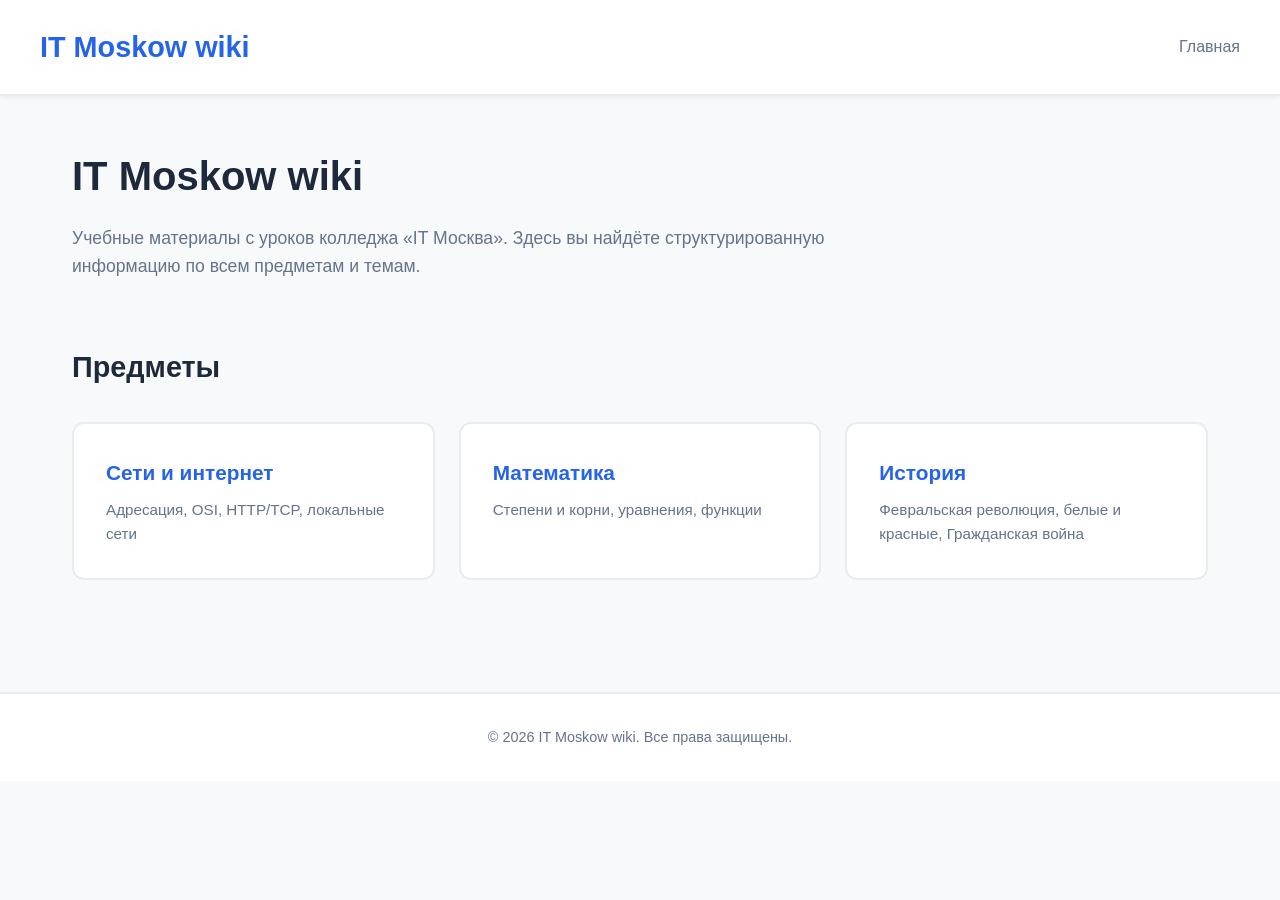
<file: index.html>
<!DOCTYPE html>
<html lang="ru">
<head>
    <meta charset="UTF-8">
    <meta name="viewport" content="width=device-width, initial-scale=1.0">
    <title>IT Moskow wiki - Главная</title>
    <link rel="stylesheet" href="style.css">
</head>
<body id="top">
    <header>
        <div class="header-content">
            <a href="index.html" class="logo">IT Moskow wiki</a>
            <nav>
                <a href="index.html">Главная</a>
            </nav>
        </div>
    </header>

    <div class="container">
        <h1>IT Moskow wiki</h1>
        <p class="description">
            Учебные материалы с уроков колледжа «IT Москва». Здесь вы найдёте структурированную информацию по всем предметам и темам.
        </p>

        <h2>Предметы</h2>
        <div class="cards-grid">
            <a href="predmet-web.html" class="card">
                <h3>Сети и интернет</h3>
                <p>Адресация, OSI, HTTP/TCP, локальные сети</p>
            </a>

            <a href="predmet-math.html" class="card">
                <h3>Математика</h3>
                <p>Степени и корни, уравнения, функции</p>
            </a>

            <a href="predmet-history.html" class="card">
                <h3>История</h3>
                <p>Февральская революция, белые и красные, Гражданская война</p>
            </a>
        </div>
    </div>

    <footer>
        <p>&copy; 2026 IT Moskow wiki. Все права защищены.</p>
    </footer>
</body>
</html>
</file>
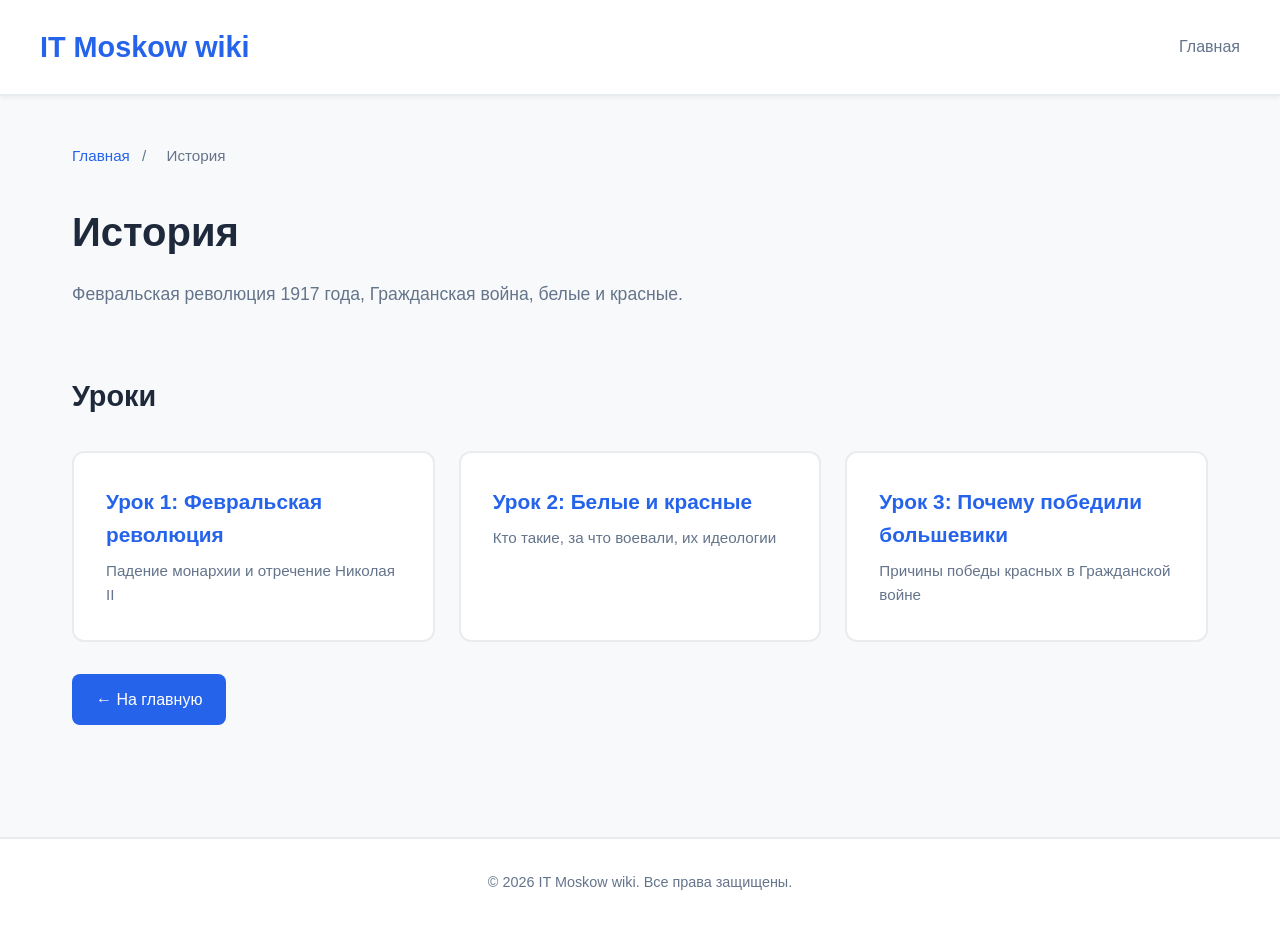
<file: predmet-history.html>
<!DOCTYPE html>
<html lang="ru">
<head>
    <meta charset="UTF-8">
    <meta name="viewport" content="width=device-width, initial-scale=1.0">
    <title>История - IT Moskow wiki</title>
    <link rel="stylesheet" href="style.css">
</head>
<body id="top">
    <header>
        <div class="header-content">
            <a href="index.html" class="logo">IT Moskow wiki</a>
            <nav>
                <a href="index.html">Главная</a>
            </nav>
        </div>
    </header>

    <div class="container">
        <div class="breadcrumbs">
            <a href="index.html">Главная</a>
            <span>/</span>
            <span>История</span>
        </div>

        <h1>История</h1>
        <p class="description">
            Февральская революция 1917 года, Гражданская война, белые и красные.
        </p>

        <h2>Уроки</h2>
        <div class="cards-grid">
            <a href="urok-hist-1.html" class="card">
                <h3>Урок 1: Февральская революция</h3>
                <p>Падение монархии и отречение Николая II</p>
            </a>

            <a href="urok-hist-2.html" class="card">
                <h3>Урок 2: Белые и красные</h3>
                <p>Кто такие, за что воевали, их идеологии</p>
            </a>

            <a href="urok-hist-3.html" class="card">
                <h3>Урок 3: Почему победили большевики</h3>
                <p>Причины победы красных в Гражданской войне</p>
            </a>
        </div>

        <a href="index.html" class="back-link">← На главную</a>
    </div>

    <footer>
        <p>&copy; 2026 IT Moskow wiki. Все права защищены.</p>
    </footer>
</body>
</html>
</file>
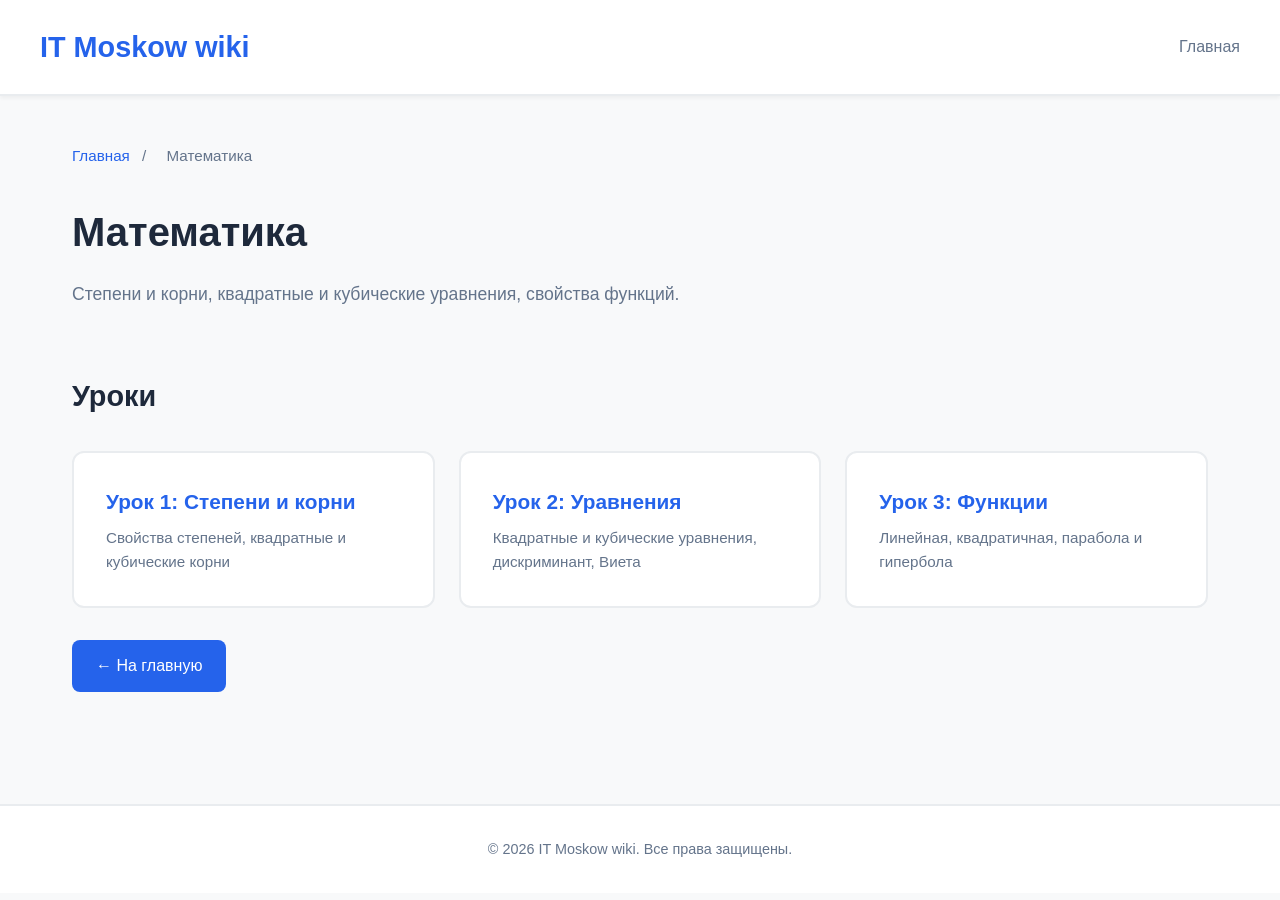
<file: predmet-math.html>
<!DOCTYPE html>
<html lang="ru">
<head>
    <meta charset="UTF-8">
    <meta name="viewport" content="width=device-width, initial-scale=1.0">
    <title>Математика - IT Moskow wiki</title>
    <link rel="stylesheet" href="style.css">
</head>
<body id="top">
    <header>
        <div class="header-content">
            <a href="index.html" class="logo">IT Moskow wiki</a>
            <nav>
                <a href="index.html">Главная</a>
            </nav>
        </div>
    </header>

    <div class="container">
        <div class="breadcrumbs">
            <a href="index.html">Главная</a>
            <span>/</span>
            <span>Математика</span>
        </div>

        <h1>Математика</h1>
        <p class="description">
            Степени и корни, квадратные и кубические уравнения, свойства функций.
        </p>

        <h2>Уроки</h2>
        <div class="cards-grid">
            <a href="urok-math-1.html" class="card">
                <h3>Урок 1: Степени и корни</h3>
                <p>Свойства степеней, квадратные и кубические корни</p>
            </a>

            <a href="urok-math-2.html" class="card">
                <h3>Урок 2: Уравнения</h3>
                <p>Квадратные и кубические уравнения, дискриминант, Виета</p>
            </a>

            <a href="urok-math-3.html" class="card">
                <h3>Урок 3: Функции</h3>
                <p>Линейная, квадратичная, парабола и гипербола</p>
            </a>
        </div>

        <a href="index.html" class="back-link">← На главную</a>
    </div>

    <footer>
        <p>&copy; 2026 IT Moskow wiki. Все права защищены.</p>
    </footer>
</body>
</html>
</file>
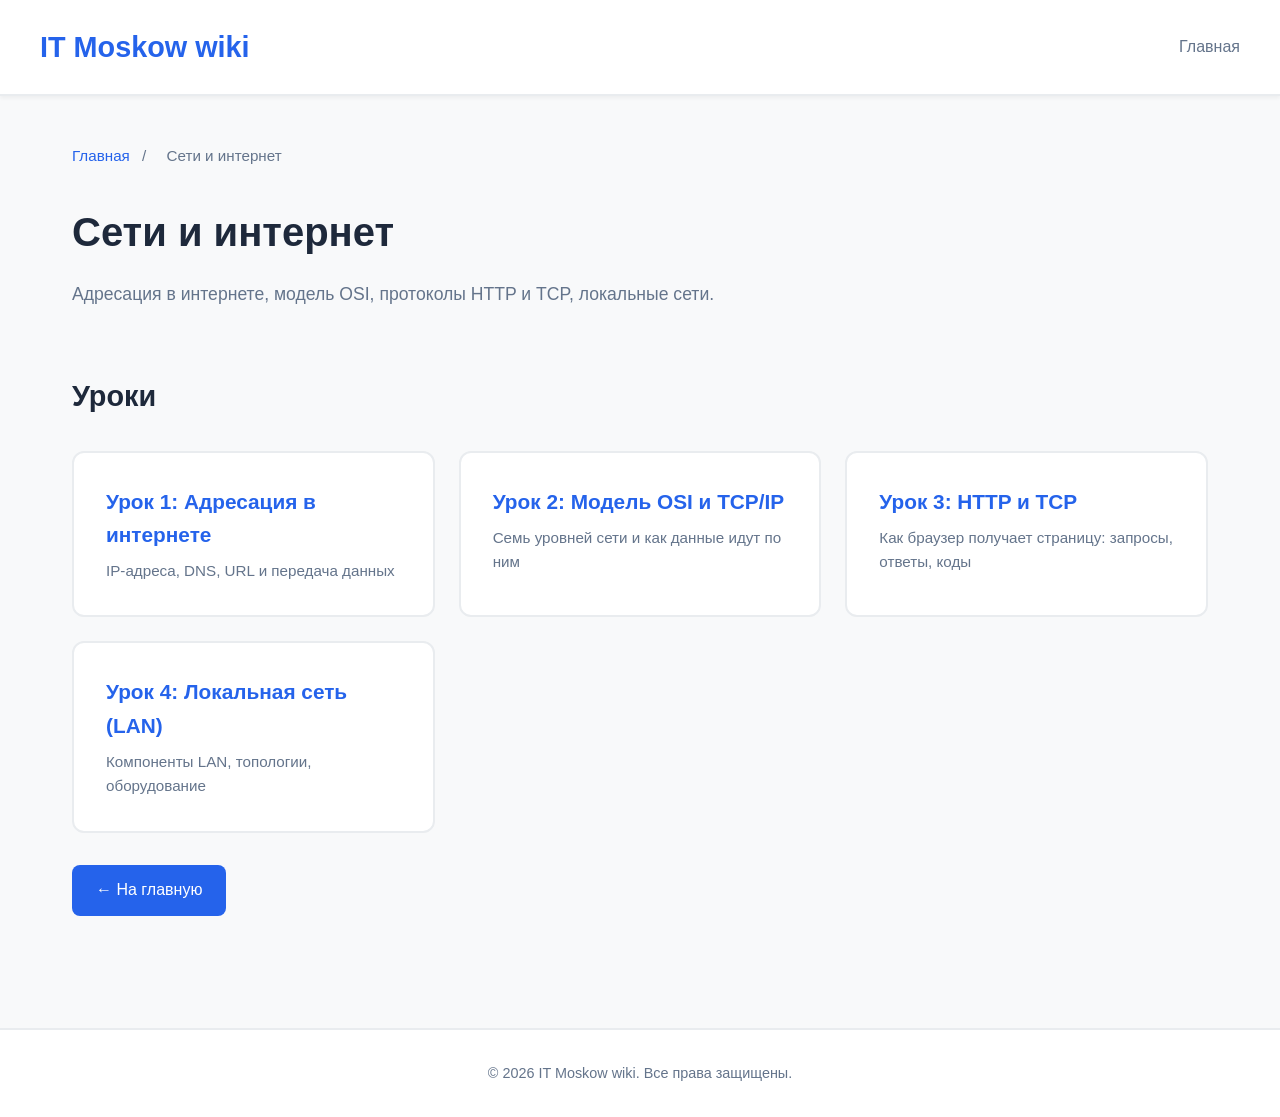
<file: predmet-web.html>
<!DOCTYPE html>
<html lang="ru">
<head>
    <meta charset="UTF-8">
    <meta name="viewport" content="width=device-width, initial-scale=1.0">
    <title>Сети и интернет - IT Moskow wiki</title>
    <link rel="stylesheet" href="style.css">
</head>
<body id="top">
    <header>
        <div class="header-content">
            <a href="index.html" class="logo">IT Moskow wiki</a>
            <nav>
                <a href="index.html">Главная</a>
            </nav>
        </div>
    </header>

    <div class="container">
        <div class="breadcrumbs">
            <a href="index.html">Главная</a>
            <span>/</span>
            <span>Сети и интернет</span>
        </div>

        <h1>Сети и интернет</h1>
        <p class="description">
            Адресация в интернете, модель OSI, протоколы HTTP и TCP, локальные сети.
        </p>

        <h2>Уроки</h2>
        <div class="cards-grid">
            <a href="urok-1.html" class="card">
                <h3>Урок 1: Адресация в интернете</h3>
                <p>IP-адреса, DNS, URL и передача данных</p>
            </a>

            <a href="urok-2.html" class="card">
                <h3>Урок 2: Модель OSI и TCP/IP</h3>
                <p>Семь уровней сети и как данные идут по ним</p>
            </a>

            <a href="urok-3.html" class="card">
                <h3>Урок 3: HTTP и TCP</h3>
                <p>Как браузер получает страницу: запросы, ответы, коды</p>
            </a>

            <a href="urok-4.html" class="card">
                <h3>Урок 4: Локальная сеть (LAN)</h3>
                <p>Компоненты LAN, топологии, оборудование</p>
            </a>
        </div>

        <a href="index.html" class="back-link">← На главную</a>
    </div>

    <footer>
        <p>&copy; 2026 IT Moskow wiki. Все права защищены.</p>
    </footer>
</body>
</html>
</file>
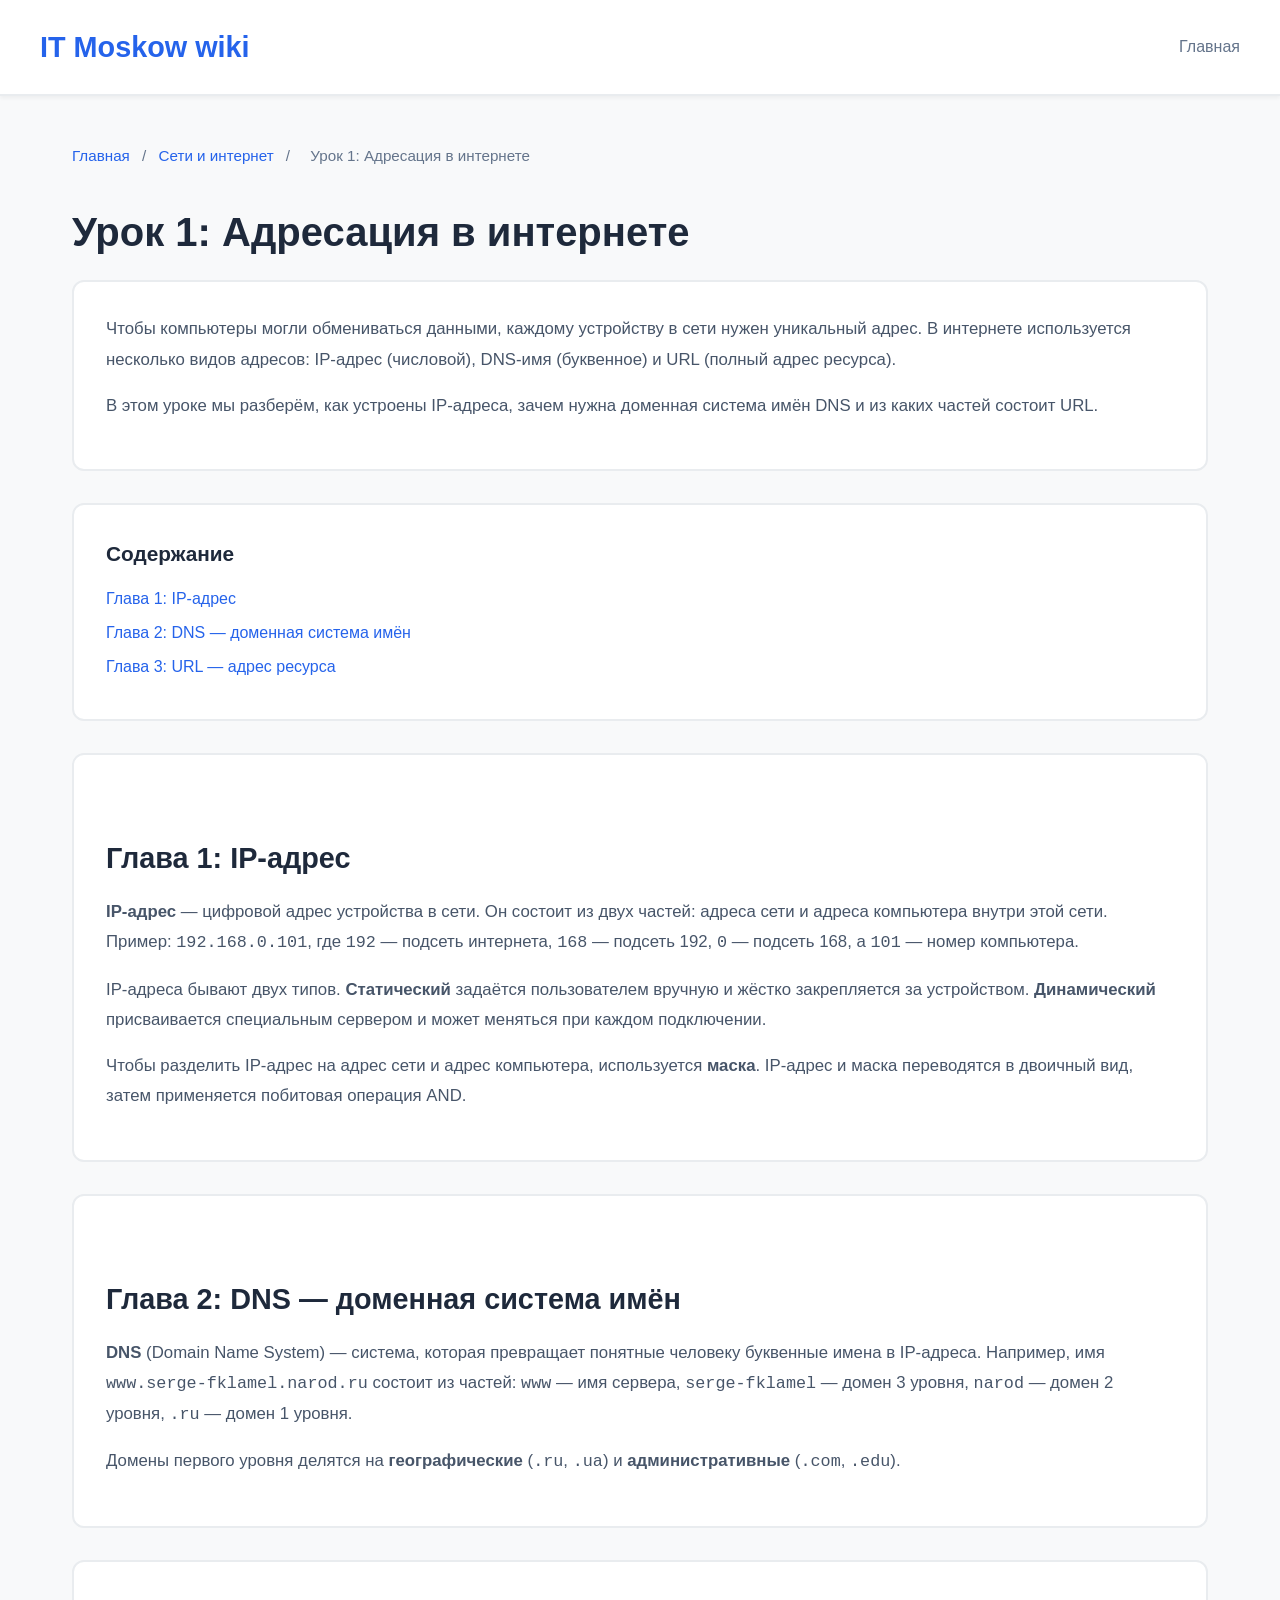
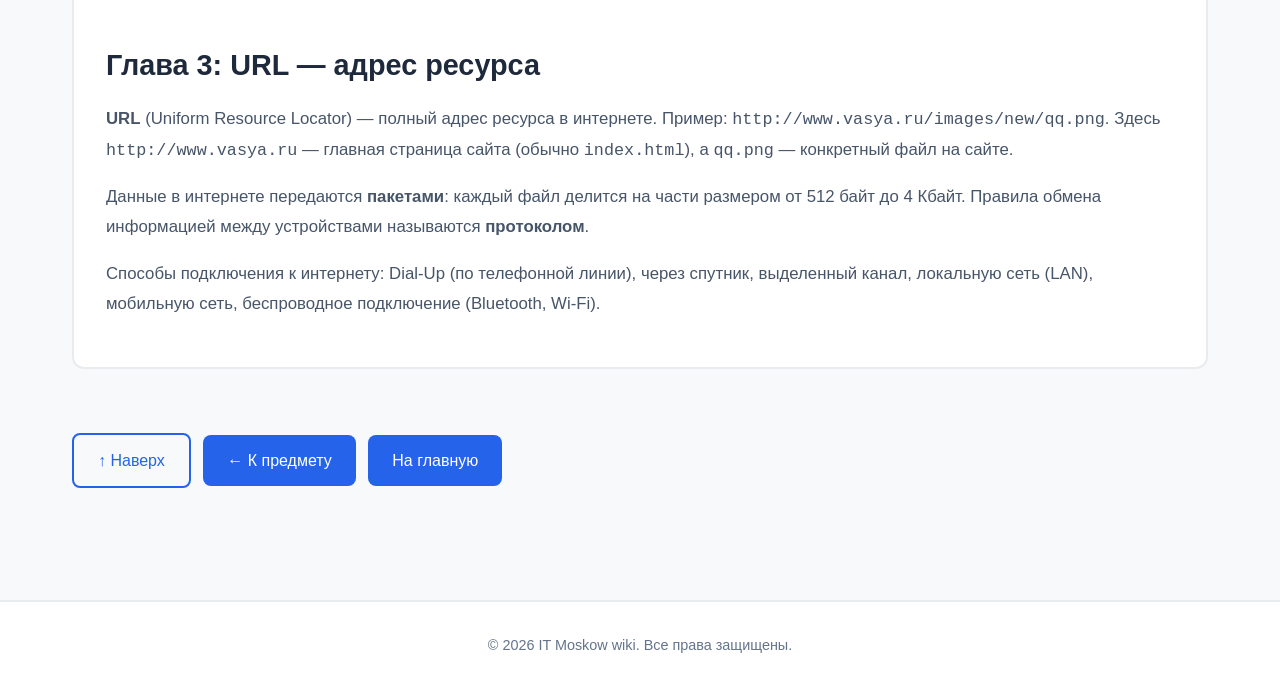
<file: urok-1.html>
<!DOCTYPE html>
<html lang="ru">
<head>
    <meta charset="UTF-8">
    <meta name="viewport" content="width=device-width, initial-scale=1.0">
    <title>Урок 1: Адресация в интернете - IT Moskow wiki</title>
    <link rel="stylesheet" href="style.css">
</head>
<body id="top">
    <header>
        <div class="header-content">
            <a href="index.html" class="logo">IT Moskow wiki</a>
            <nav>
                <a href="index.html">Главная</a>
            </nav>
        </div>
    </header>

    <div class="container">
        <div class="breadcrumbs">
            <a href="index.html">Главная</a>
            <span>/</span>
            <a href="predmet-web.html">Сети и интернет</a>
            <span>/</span>
            <span>Урок 1: Адресация в интернете</span>
        </div>

        <h1>Урок 1: Адресация в интернете</h1>

        <div class="content-section">
            <p>
                Чтобы компьютеры могли обмениваться данными, каждому устройству в сети нужен уникальный адрес.
                В интернете используется несколько видов адресов: IP-адрес (числовой), DNS-имя (буквенное) и URL
                (полный адрес ресурса).
            </p>
            <p>
                В этом уроке мы разберём, как устроены IP-адреса, зачем нужна доменная система имён DNS
                и из каких частей состоит URL.
            </p>
        </div>

        <div class="toc">
            <h3>Содержание</h3>
            <ul>
                <li><a href="#glava-1">Глава 1: IP-адрес</a></li>
                <li><a href="#glava-2">Глава 2: DNS — доменная система имён</a></li>
                <li><a href="#glava-3">Глава 3: URL — адрес ресурса</a></li>
            </ul>
        </div>

        <div class="content-section" id="glava-1">
            <h2>Глава 1: IP-адрес</h2>
            <p>
                <strong>IP-адрес</strong> — цифровой адрес устройства в сети. Он состоит из двух частей:
                адреса сети и адреса компьютера внутри этой сети. Пример: <code>192.168.0.101</code>,
                где <code>192</code> — подсеть интернета, <code>168</code> — подсеть 192, <code>0</code> — подсеть 168,
                а <code>101</code> — номер компьютера.
            </p>
            <p>
                IP-адреса бывают двух типов. <strong>Статический</strong> задаётся пользователем вручную и жёстко
                закрепляется за устройством. <strong>Динамический</strong> присваивается специальным сервером
                и может меняться при каждом подключении.
            </p>
            <p>
                Чтобы разделить IP-адрес на адрес сети и адрес компьютера, используется <strong>маска</strong>.
                IP-адрес и маска переводятся в двоичный вид, затем применяется побитовая операция AND.
            </p>
        </div>

        <div class="content-section" id="glava-2">
            <h2>Глава 2: DNS — доменная система имён</h2>
            <p>
                <strong>DNS</strong> (Domain Name System) — система, которая превращает понятные человеку буквенные
                имена в IP-адреса. Например, имя <code>www.serge-fklamel.narod.ru</code> состоит из частей:
                <code>www</code> — имя сервера, <code>serge-fklamel</code> — домен 3 уровня, <code>narod</code> —
                домен 2 уровня, <code>.ru</code> — домен 1 уровня.
            </p>
            <p>
                Домены первого уровня делятся на <strong>географические</strong> (<code>.ru</code>, <code>.ua</code>)
                и <strong>административные</strong> (<code>.com</code>, <code>.edu</code>).
            </p>
        </div>

        <div class="content-section" id="glava-3">
            <h2>Глава 3: URL — адрес ресурса</h2>
            <p>
                <strong>URL</strong> (Uniform Resource Locator) — полный адрес ресурса в интернете.
                Пример: <code>http://www.vasya.ru/images/new/qq.png</code>. Здесь
                <code>http://www.vasya.ru</code> — главная страница сайта (обычно <code>index.html</code>),
                а <code>qq.png</code> — конкретный файл на сайте.
            </p>
            <p>
                Данные в интернете передаются <strong>пакетами</strong>: каждый файл делится на части размером
                от 512 байт до 4 Кбайт. Правила обмена информацией между устройствами называются
                <strong>протоколом</strong>.
            </p>
            <p>
                Способы подключения к интернету: Dial-Up (по телефонной линии), через спутник, выделенный канал,
                локальную сеть (LAN), мобильную сеть, беспроводное подключение (Bluetooth, Wi-Fi).
            </p>
        </div>

        <a href="#top" class="back-to-top">↑ Наверх</a>
        <a href="predmet-web.html" class="back-link">← К предмету</a>
        <a href="index.html" class="back-link">На главную</a>
    </div>

    <footer>
        <p>&copy; 2026 IT Moskow wiki. Все права защищены.</p>
    </footer>
</body>
</html>
</file>
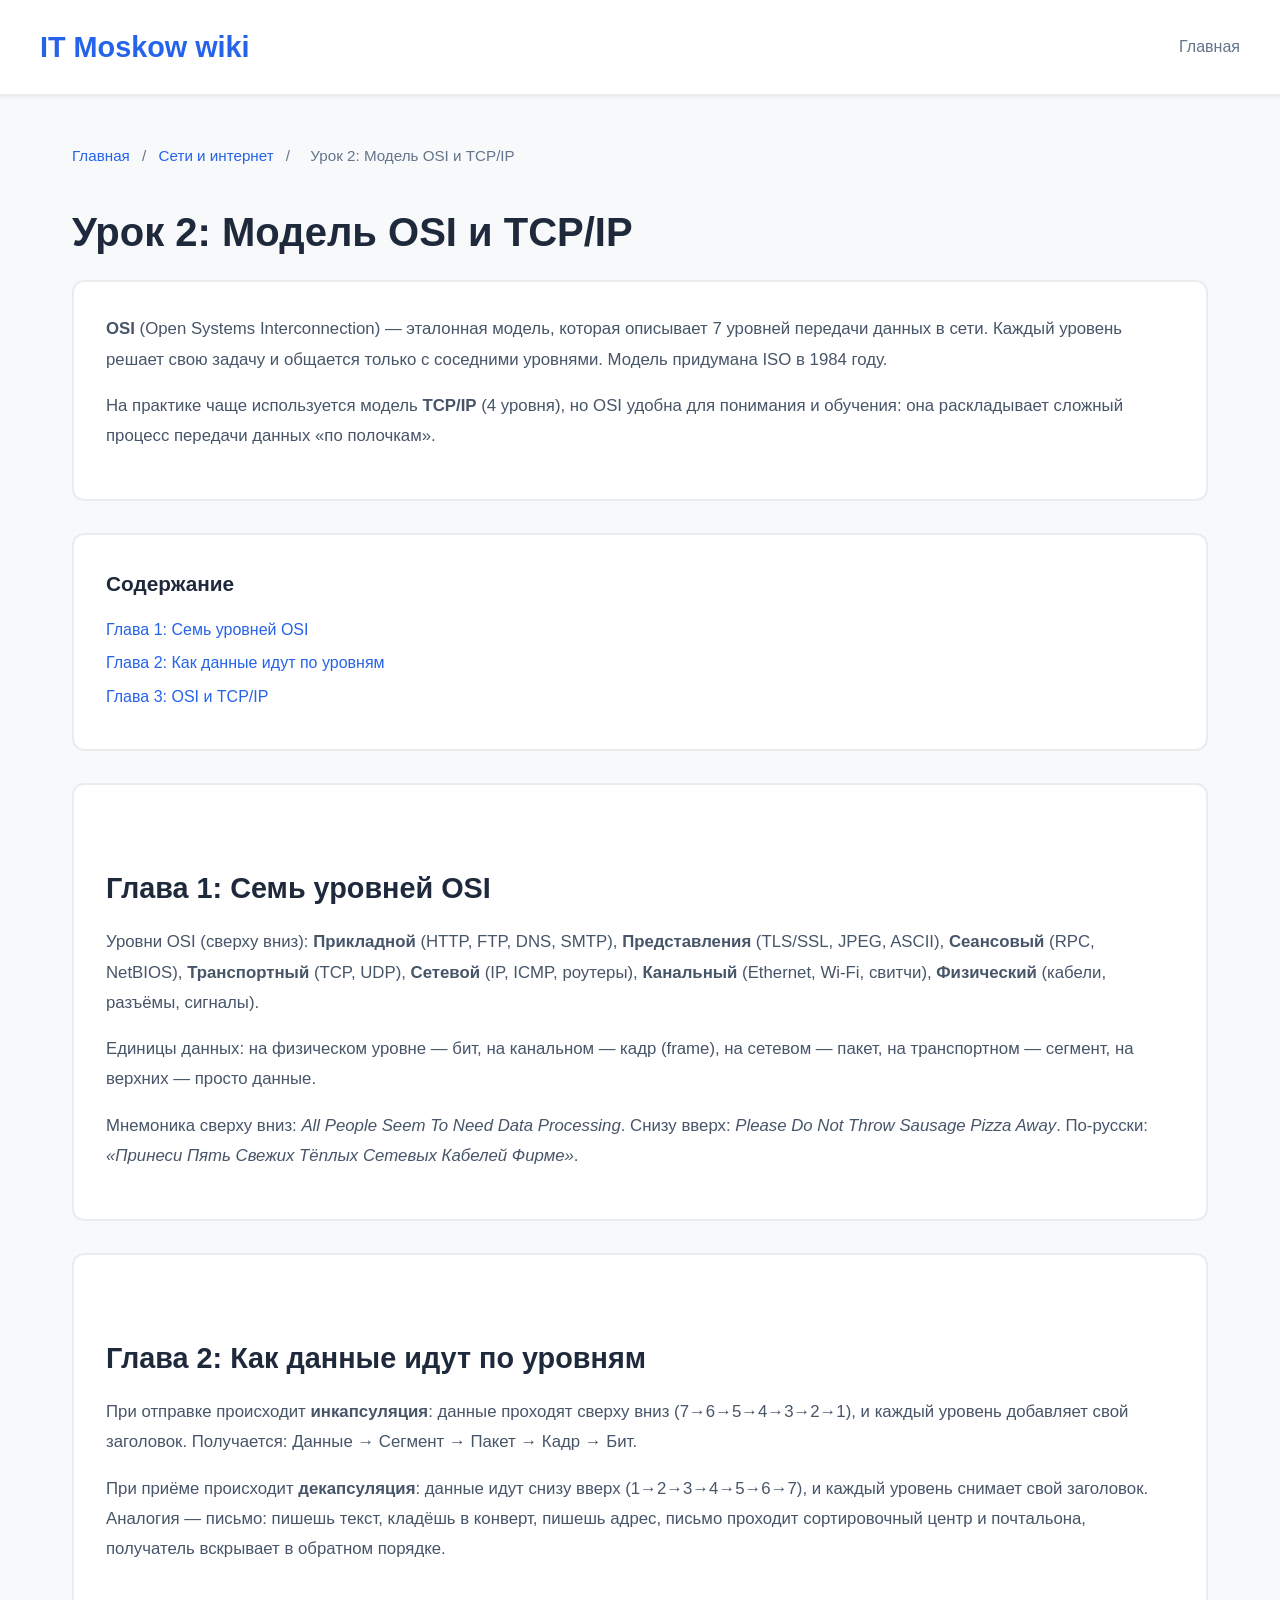
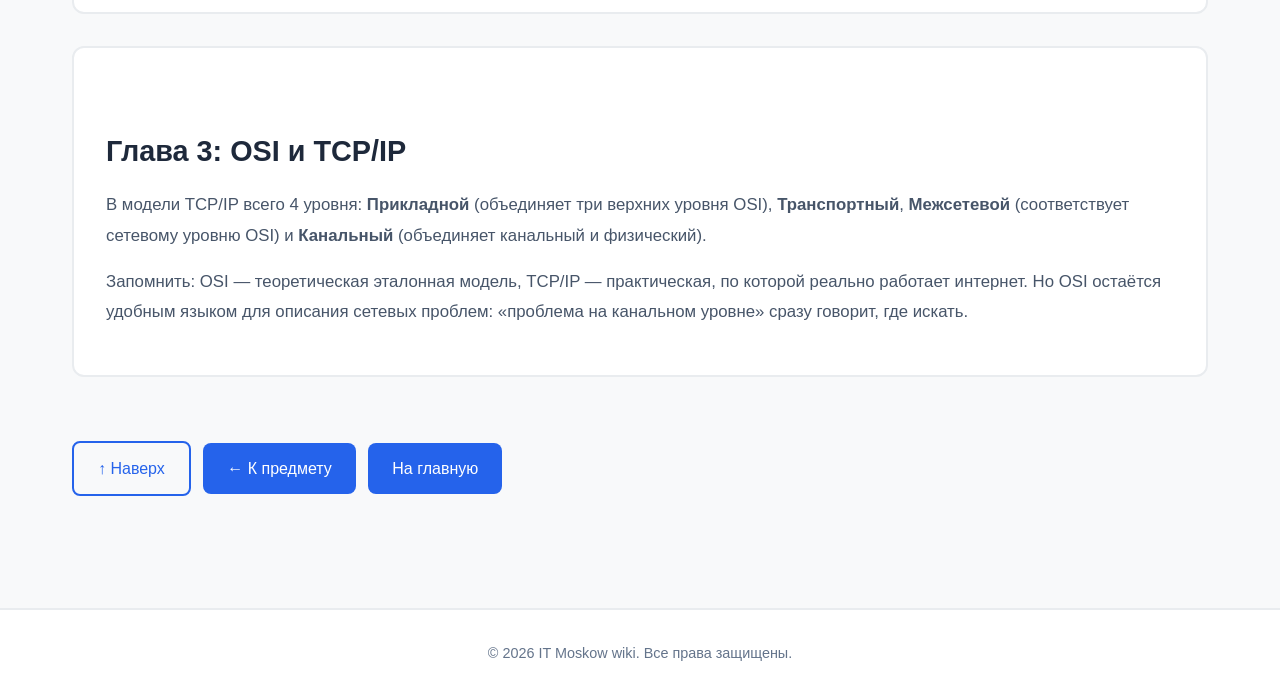
<file: urok-2.html>
<!DOCTYPE html>
<html lang="ru">
<head>
    <meta charset="UTF-8">
    <meta name="viewport" content="width=device-width, initial-scale=1.0">
    <title>Урок 2: Модель OSI и TCP/IP - IT Moskow wiki</title>
    <link rel="stylesheet" href="style.css">
</head>
<body id="top">
    <header>
        <div class="header-content">
            <a href="index.html" class="logo">IT Moskow wiki</a>
            <nav>
                <a href="index.html">Главная</a>
            </nav>
        </div>
    </header>

    <div class="container">
        <div class="breadcrumbs">
            <a href="index.html">Главная</a>
            <span>/</span>
            <a href="predmet-web.html">Сети и интернет</a>
            <span>/</span>
            <span>Урок 2: Модель OSI и TCP/IP</span>
        </div>

        <h1>Урок 2: Модель OSI и TCP/IP</h1>

        <div class="content-section">
            <p>
                <strong>OSI</strong> (Open Systems Interconnection) — эталонная модель, которая описывает
                7 уровней передачи данных в сети. Каждый уровень решает свою задачу и общается только
                с соседними уровнями. Модель придумана ISO в 1984 году.
            </p>
            <p>
                На практике чаще используется модель <strong>TCP/IP</strong> (4 уровня), но OSI удобна
                для понимания и обучения: она раскладывает сложный процесс передачи данных «по полочкам».
            </p>
        </div>

        <div class="toc">
            <h3>Содержание</h3>
            <ul>
                <li><a href="#glava-1">Глава 1: Семь уровней OSI</a></li>
                <li><a href="#glava-2">Глава 2: Как данные идут по уровням</a></li>
                <li><a href="#glava-3">Глава 3: OSI и TCP/IP</a></li>
            </ul>
        </div>

        <div class="content-section" id="glava-1">
            <h2>Глава 1: Семь уровней OSI</h2>
            <p>
                Уровни OSI (сверху вниз): <strong>Прикладной</strong> (HTTP, FTP, DNS, SMTP),
                <strong>Представления</strong> (TLS/SSL, JPEG, ASCII), <strong>Сеансовый</strong> (RPC, NetBIOS),
                <strong>Транспортный</strong> (TCP, UDP), <strong>Сетевой</strong> (IP, ICMP, роутеры),
                <strong>Канальный</strong> (Ethernet, Wi-Fi, свитчи), <strong>Физический</strong> (кабели, разъёмы, сигналы).
            </p>
            <p>
                Единицы данных: на физическом уровне — бит, на канальном — кадр (frame), на сетевом — пакет,
                на транспортном — сегмент, на верхних — просто данные.
            </p>
            <p>
                Мнемоника сверху вниз: <em>All People Seem To Need Data Processing</em>.
                Снизу вверх: <em>Please Do Not Throw Sausage Pizza Away</em>.
                По-русски: <em>«Принеси Пять Свежих Тёплых Сетевых Кабелей Фирме»</em>.
            </p>
        </div>

        <div class="content-section" id="glava-2">
            <h2>Глава 2: Как данные идут по уровням</h2>
            <p>
                При отправке происходит <strong>инкапсуляция</strong>: данные проходят сверху вниз
                (7→6→5→4→3→2→1), и каждый уровень добавляет свой заголовок. Получается:
                Данные → Сегмент → Пакет → Кадр → Бит.
            </p>
            <p>
                При приёме происходит <strong>декапсуляция</strong>: данные идут снизу вверх (1→2→3→4→5→6→7),
                и каждый уровень снимает свой заголовок. Аналогия — письмо: пишешь текст, кладёшь в конверт,
                пишешь адрес, письмо проходит сортировочный центр и почтальона, получатель вскрывает
                в обратном порядке.
            </p>
        </div>

        <div class="content-section" id="glava-3">
            <h2>Глава 3: OSI и TCP/IP</h2>
            <p>
                В модели TCP/IP всего 4 уровня: <strong>Прикладной</strong> (объединяет три верхних уровня OSI),
                <strong>Транспортный</strong>, <strong>Межсетевой</strong> (соответствует сетевому уровню OSI)
                и <strong>Канальный</strong> (объединяет канальный и физический).
            </p>
            <p>
                Запомнить: OSI — теоретическая эталонная модель, TCP/IP — практическая, по которой реально
                работает интернет. Но OSI остаётся удобным языком для описания сетевых проблем:
                «проблема на канальном уровне» сразу говорит, где искать.
            </p>
        </div>

        <a href="#top" class="back-to-top">↑ Наверх</a>
        <a href="predmet-web.html" class="back-link">← К предмету</a>
        <a href="index.html" class="back-link">На главную</a>
    </div>

    <footer>
        <p>&copy; 2026 IT Moskow wiki. Все права защищены.</p>
    </footer>
</body>
</html>
</file>
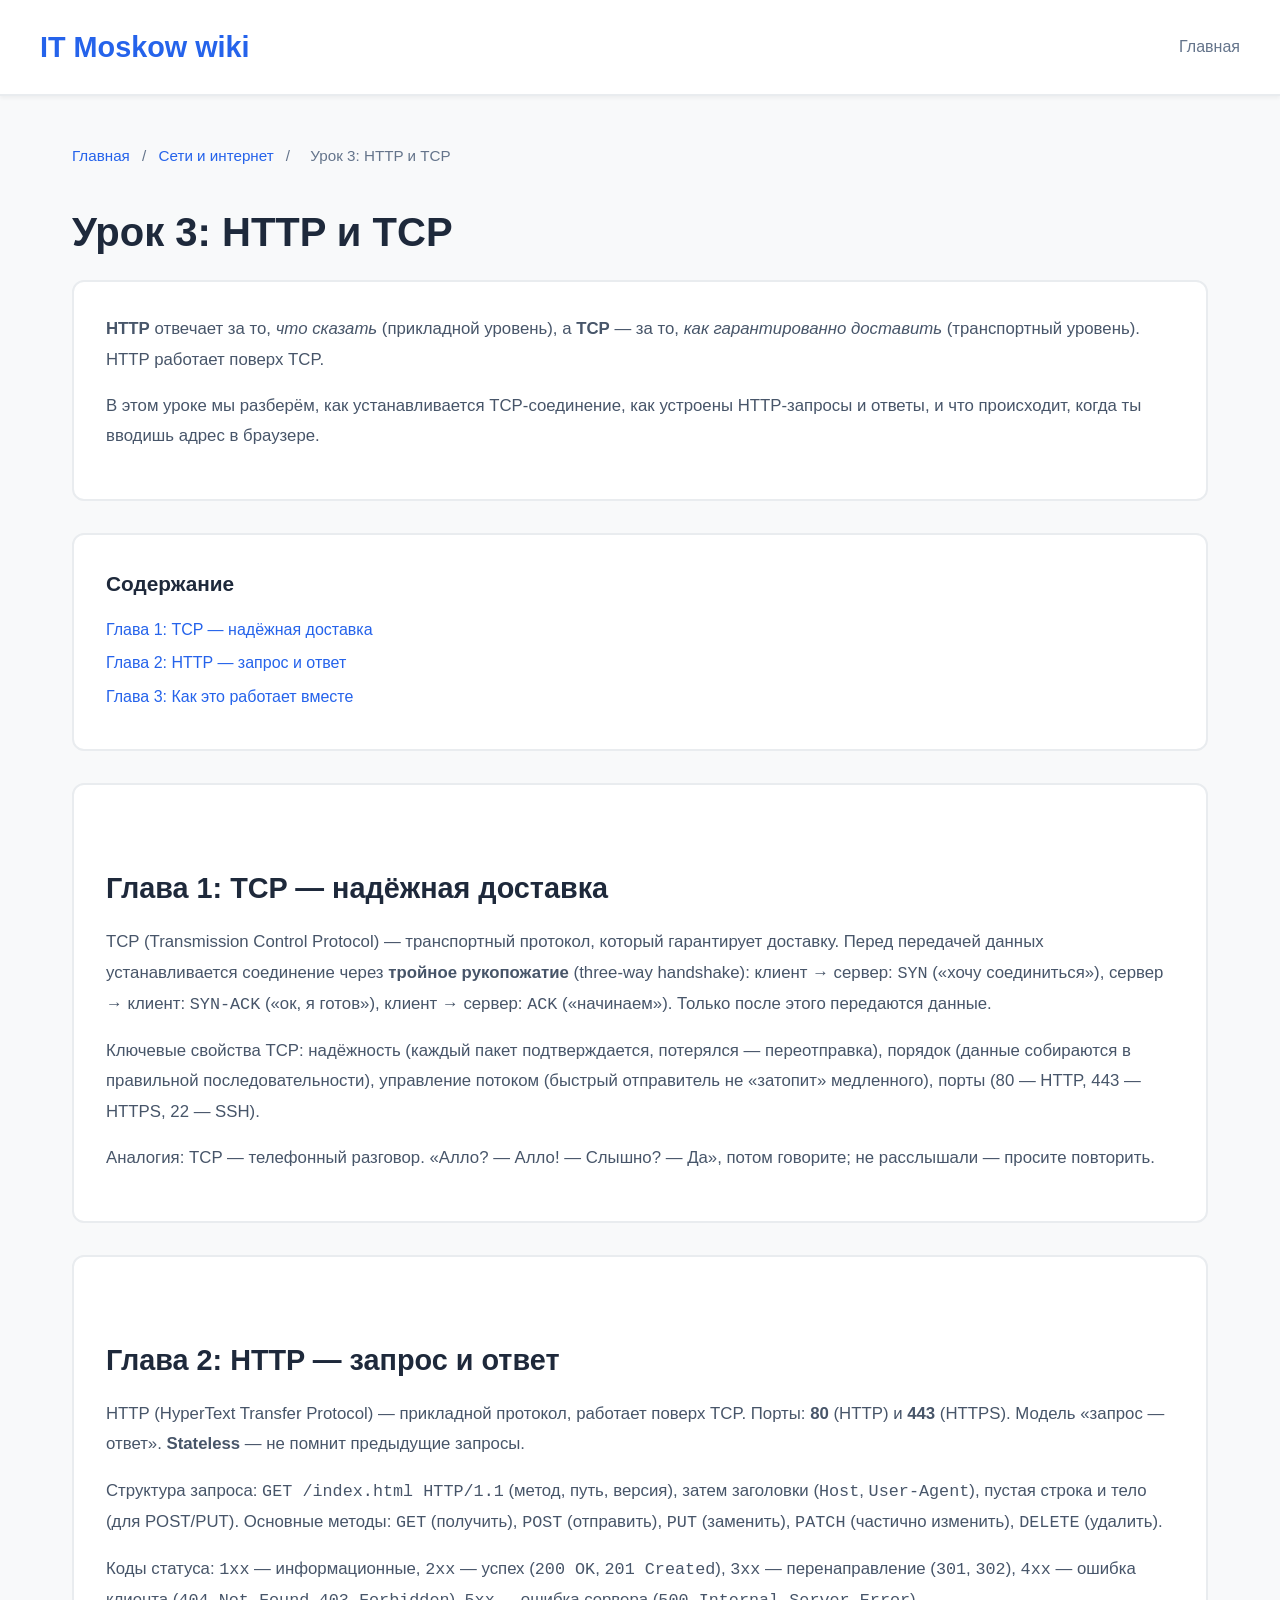
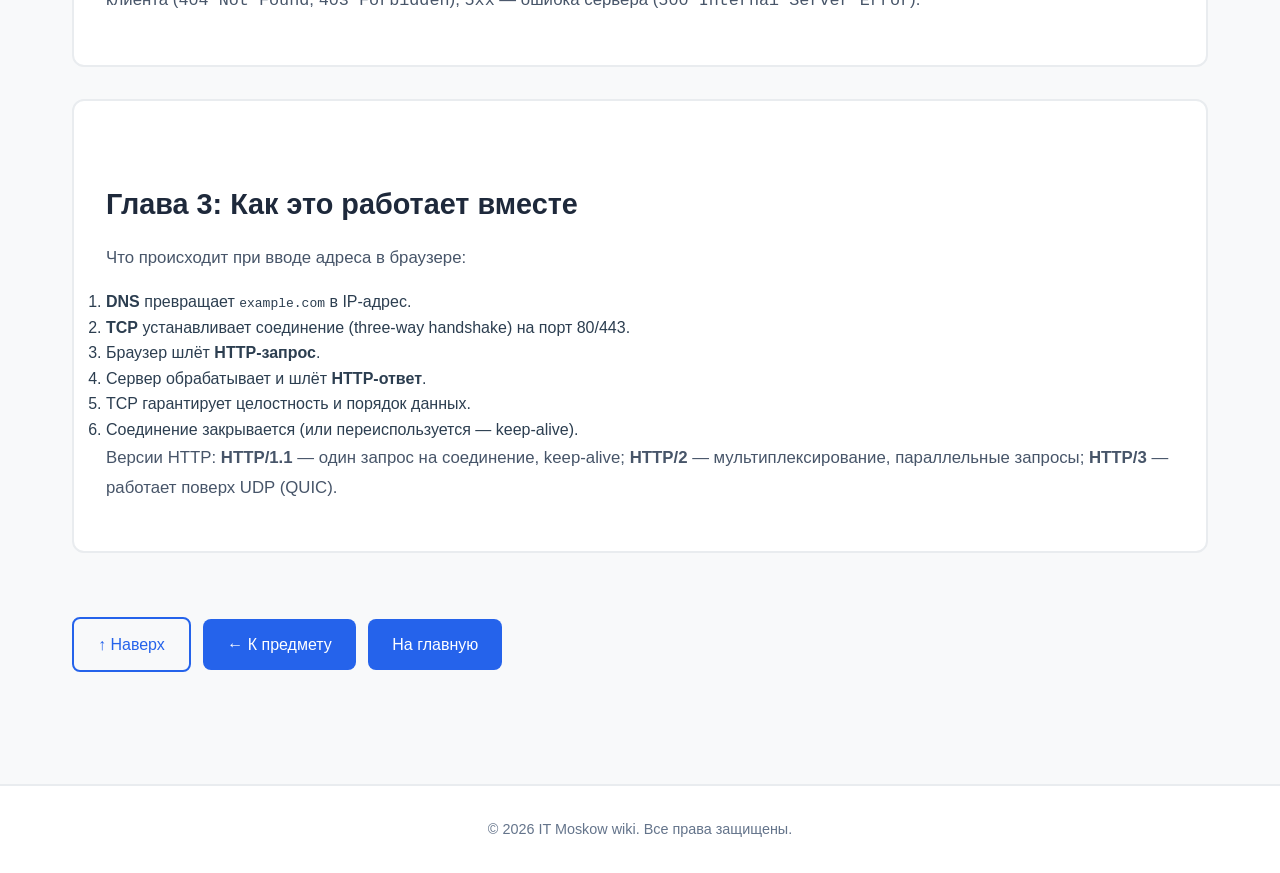
<file: urok-3.html>
<!DOCTYPE html>
<html lang="ru">
<head>
    <meta charset="UTF-8">
    <meta name="viewport" content="width=device-width, initial-scale=1.0">
    <title>Урок 3: HTTP и TCP - IT Moskow wiki</title>
    <link rel="stylesheet" href="style.css">
</head>
<body id="top">
    <header>
        <div class="header-content">
            <a href="index.html" class="logo">IT Moskow wiki</a>
            <nav>
                <a href="index.html">Главная</a>
            </nav>
        </div>
    </header>

    <div class="container">
        <div class="breadcrumbs">
            <a href="index.html">Главная</a>
            <span>/</span>
            <a href="predmet-web.html">Сети и интернет</a>
            <span>/</span>
            <span>Урок 3: HTTP и TCP</span>
        </div>

        <h1>Урок 3: HTTP и TCP</h1>

        <div class="content-section">
            <p>
                <strong>HTTP</strong> отвечает за то, <em>что сказать</em> (прикладной уровень),
                а <strong>TCP</strong> — за то, <em>как гарантированно доставить</em> (транспортный уровень).
                HTTP работает поверх TCP.
            </p>
            <p>
                В этом уроке мы разберём, как устанавливается TCP-соединение, как устроены HTTP-запросы
                и ответы, и что происходит, когда ты вводишь адрес в браузере.
            </p>
        </div>

        <div class="toc">
            <h3>Содержание</h3>
            <ul>
                <li><a href="#glava-1">Глава 1: TCP — надёжная доставка</a></li>
                <li><a href="#glava-2">Глава 2: HTTP — запрос и ответ</a></li>
                <li><a href="#glava-3">Глава 3: Как это работает вместе</a></li>
            </ul>
        </div>

        <div class="content-section" id="glava-1">
            <h2>Глава 1: TCP — надёжная доставка</h2>
            <p>
                TCP (Transmission Control Protocol) — транспортный протокол, который гарантирует доставку.
                Перед передачей данных устанавливается соединение через <strong>тройное рукопожатие</strong>
                (three-way handshake): клиент → сервер: <code>SYN</code> («хочу соединиться»),
                сервер → клиент: <code>SYN-ACK</code> («ок, я готов»), клиент → сервер: <code>ACK</code>
                («начинаем»). Только после этого передаются данные.
            </p>
            <p>
                Ключевые свойства TCP: надёжность (каждый пакет подтверждается, потерялся — переотправка),
                порядок (данные собираются в правильной последовательности), управление потоком
                (быстрый отправитель не «затопит» медленного), порты (80 — HTTP, 443 — HTTPS, 22 — SSH).
            </p>
            <p>
                Аналогия: TCP — телефонный разговор. «Алло? — Алло! — Слышно? — Да», потом говорите;
                не расслышали — просите повторить.
            </p>
        </div>

        <div class="content-section" id="glava-2">
            <h2>Глава 2: HTTP — запрос и ответ</h2>
            <p>
                HTTP (HyperText Transfer Protocol) — прикладной протокол, работает поверх TCP.
                Порты: <strong>80</strong> (HTTP) и <strong>443</strong> (HTTPS). Модель «запрос — ответ».
                <strong>Stateless</strong> — не помнит предыдущие запросы.
            </p>
            <p>
                Структура запроса: <code>GET /index.html HTTP/1.1</code> (метод, путь, версия), затем заголовки
                (<code>Host</code>, <code>User-Agent</code>), пустая строка и тело (для POST/PUT).
                Основные методы: <code>GET</code> (получить), <code>POST</code> (отправить),
                <code>PUT</code> (заменить), <code>PATCH</code> (частично изменить), <code>DELETE</code> (удалить).
            </p>
            <p>
                Коды статуса: <code>1xx</code> — информационные, <code>2xx</code> — успех
                (<code>200 OK</code>, <code>201 Created</code>), <code>3xx</code> — перенаправление
                (<code>301</code>, <code>302</code>), <code>4xx</code> — ошибка клиента
                (<code>404 Not Found</code>, <code>403 Forbidden</code>), <code>5xx</code> — ошибка сервера
                (<code>500 Internal Server Error</code>).
            </p>
        </div>

        <div class="content-section" id="glava-3">
            <h2>Глава 3: Как это работает вместе</h2>
            <p>
                Что происходит при вводе адреса в браузере:
            </p>
            <ol>
                <li><strong>DNS</strong> превращает <code>example.com</code> в IP-адрес.</li>
                <li><strong>TCP</strong> устанавливает соединение (three-way handshake) на порт 80/443.</li>
                <li>Браузер шлёт <strong>HTTP-запрос</strong>.</li>
                <li>Сервер обрабатывает и шлёт <strong>HTTP-ответ</strong>.</li>
                <li>TCP гарантирует целостность и порядок данных.</li>
                <li>Соединение закрывается (или переиспользуется — keep-alive).</li>
            </ol>
            <p>
                Версии HTTP: <strong>HTTP/1.1</strong> — один запрос на соединение, keep-alive;
                <strong>HTTP/2</strong> — мультиплексирование, параллельные запросы;
                <strong>HTTP/3</strong> — работает поверх UDP (QUIC).
            </p>
        </div>

        <a href="#top" class="back-to-top">↑ Наверх</a>
        <a href="predmet-web.html" class="back-link">← К предмету</a>
        <a href="index.html" class="back-link">На главную</a>
    </div>

    <footer>
        <p>&copy; 2026 IT Moskow wiki. Все права защищены.</p>
    </footer>
</body>
</html>
</file>
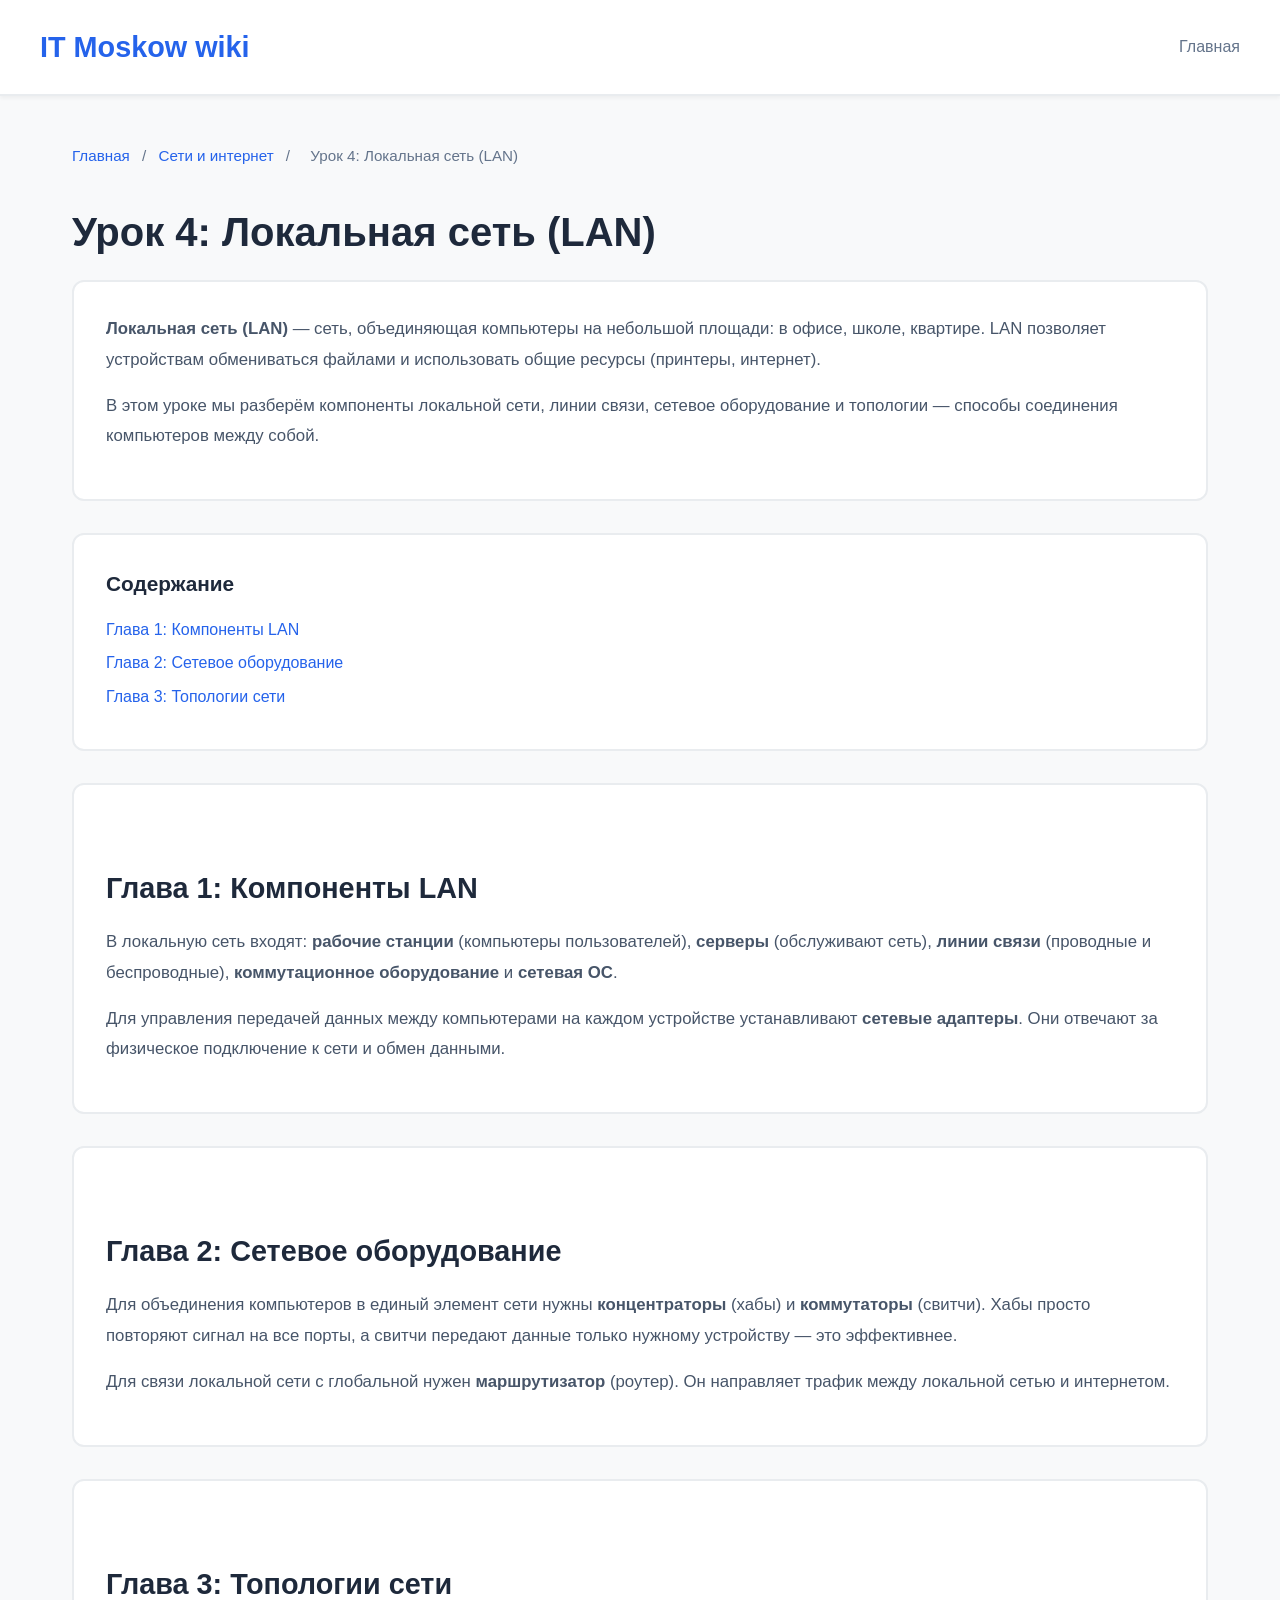
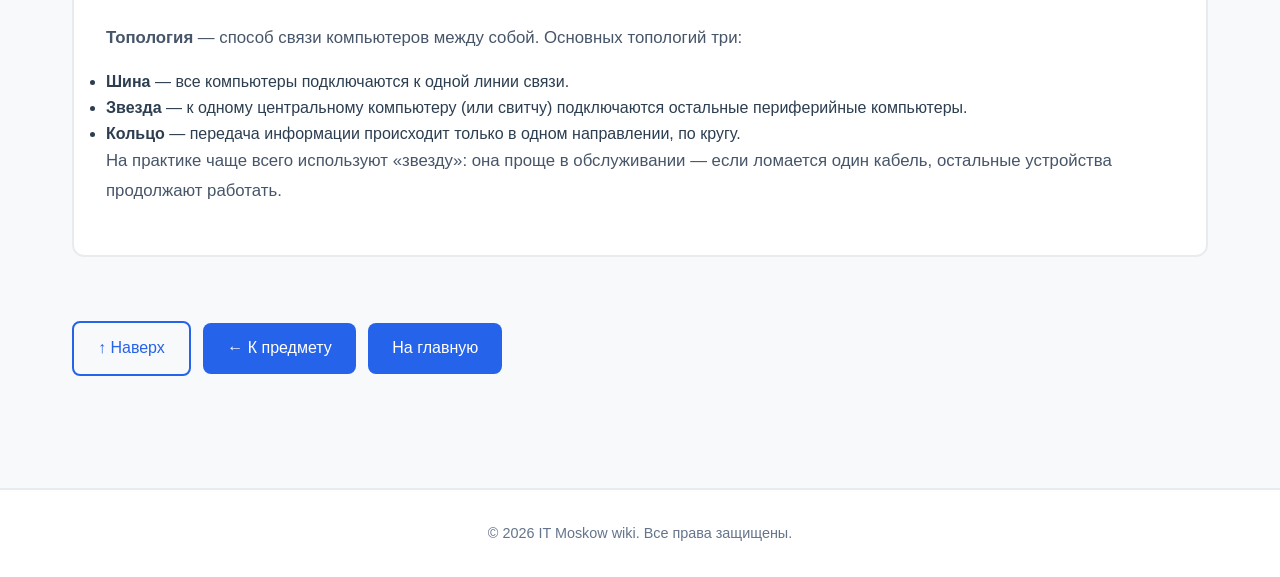
<file: urok-4.html>
<!DOCTYPE html>
<html lang="ru">
<head>
    <meta charset="UTF-8">
    <meta name="viewport" content="width=device-width, initial-scale=1.0">
    <title>Урок 4: Локальная сеть (LAN) - IT Moskow wiki</title>
    <link rel="stylesheet" href="style.css">
</head>
<body id="top">
    <header>
        <div class="header-content">
            <a href="index.html" class="logo">IT Moskow wiki</a>
            <nav>
                <a href="index.html">Главная</a>
            </nav>
        </div>
    </header>

    <div class="container">
        <div class="breadcrumbs">
            <a href="index.html">Главная</a>
            <span>/</span>
            <a href="predmet-web.html">Сети и интернет</a>
            <span>/</span>
            <span>Урок 4: Локальная сеть (LAN)</span>
        </div>

        <h1>Урок 4: Локальная сеть (LAN)</h1>

        <div class="content-section">
            <p>
                <strong>Локальная сеть (LAN)</strong> — сеть, объединяющая компьютеры на небольшой площади:
                в офисе, школе, квартире. LAN позволяет устройствам обмениваться файлами и использовать
                общие ресурсы (принтеры, интернет).
            </p>
            <p>
                В этом уроке мы разберём компоненты локальной сети, линии связи, сетевое оборудование
                и топологии — способы соединения компьютеров между собой.
            </p>
        </div>

        <div class="toc">
            <h3>Содержание</h3>
            <ul>
                <li><a href="#glava-1">Глава 1: Компоненты LAN</a></li>
                <li><a href="#glava-2">Глава 2: Сетевое оборудование</a></li>
                <li><a href="#glava-3">Глава 3: Топологии сети</a></li>
            </ul>
        </div>

        <div class="content-section" id="glava-1">
            <h2>Глава 1: Компоненты LAN</h2>
            <p>
                В локальную сеть входят: <strong>рабочие станции</strong> (компьютеры пользователей),
                <strong>серверы</strong> (обслуживают сеть), <strong>линии связи</strong> (проводные и беспроводные),
                <strong>коммутационное оборудование</strong> и <strong>сетевая ОС</strong>.
            </p>
            <p>
                Для управления передачей данных между компьютерами на каждом устройстве устанавливают
                <strong>сетевые адаптеры</strong>. Они отвечают за физическое подключение к сети
                и обмен данными.
            </p>
        </div>

        <div class="content-section" id="glava-2">
            <h2>Глава 2: Сетевое оборудование</h2>
            <p>
                Для объединения компьютеров в единый элемент сети нужны <strong>концентраторы</strong> (хабы)
                и <strong>коммутаторы</strong> (свитчи). Хабы просто повторяют сигнал на все порты,
                а свитчи передают данные только нужному устройству — это эффективнее.
            </p>
            <p>
                Для связи локальной сети с глобальной нужен <strong>маршрутизатор</strong> (роутер).
                Он направляет трафик между локальной сетью и интернетом.
            </p>
        </div>

        <div class="content-section" id="glava-3">
            <h2>Глава 3: Топологии сети</h2>
            <p>
                <strong>Топология</strong> — способ связи компьютеров между собой. Основных топологий три:
            </p>
            <ul>
                <li><strong>Шина</strong> — все компьютеры подключаются к одной линии связи.</li>
                <li><strong>Звезда</strong> — к одному центральному компьютеру (или свитчу) подключаются
                    остальные периферийные компьютеры.</li>
                <li><strong>Кольцо</strong> — передача информации происходит только в одном направлении,
                    по кругу.</li>
            </ul>
            <p>
                На практике чаще всего используют «звезду»: она проще в обслуживании — если ломается
                один кабель, остальные устройства продолжают работать.
            </p>
        </div>

        <a href="#top" class="back-to-top">↑ Наверх</a>
        <a href="predmet-web.html" class="back-link">← К предмету</a>
        <a href="index.html" class="back-link">На главную</a>
    </div>

    <footer>
        <p>&copy; 2026 IT Moskow wiki. Все права защищены.</p>
    </footer>
</body>
</html>
</file>
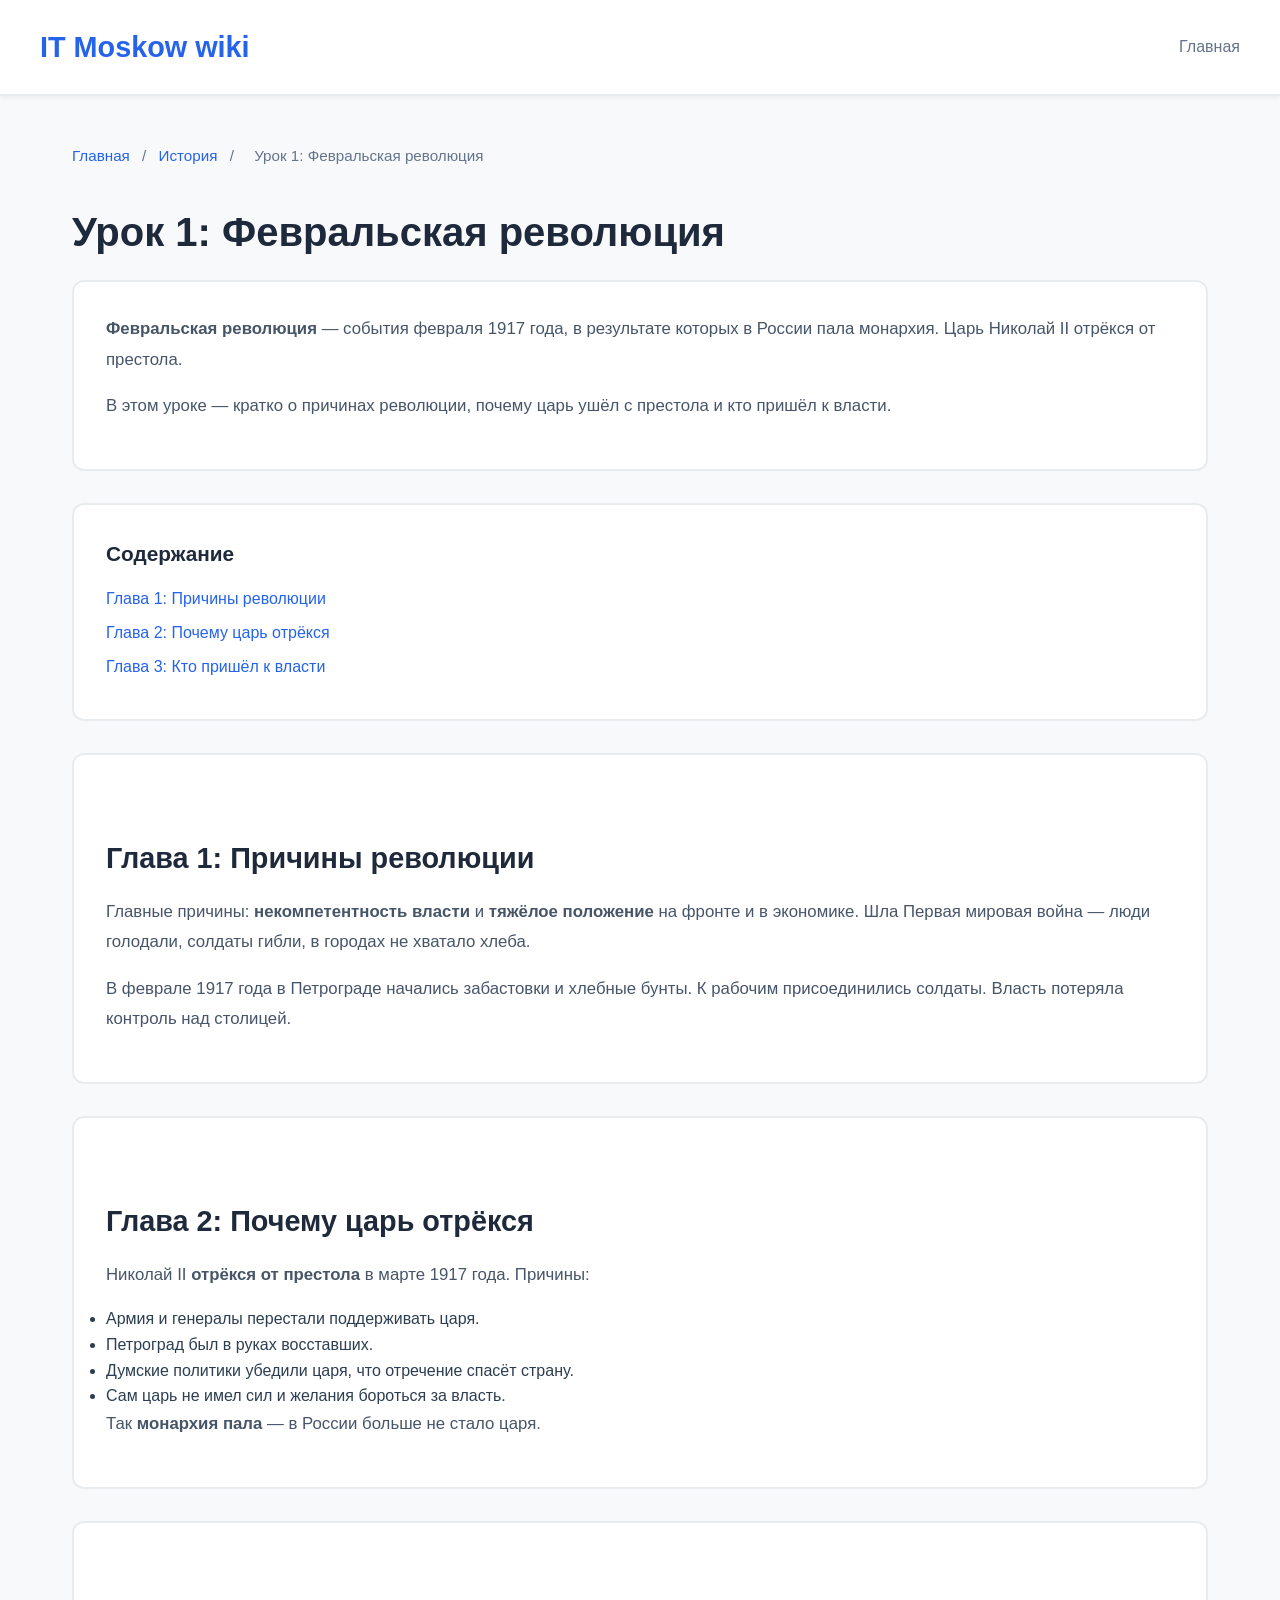
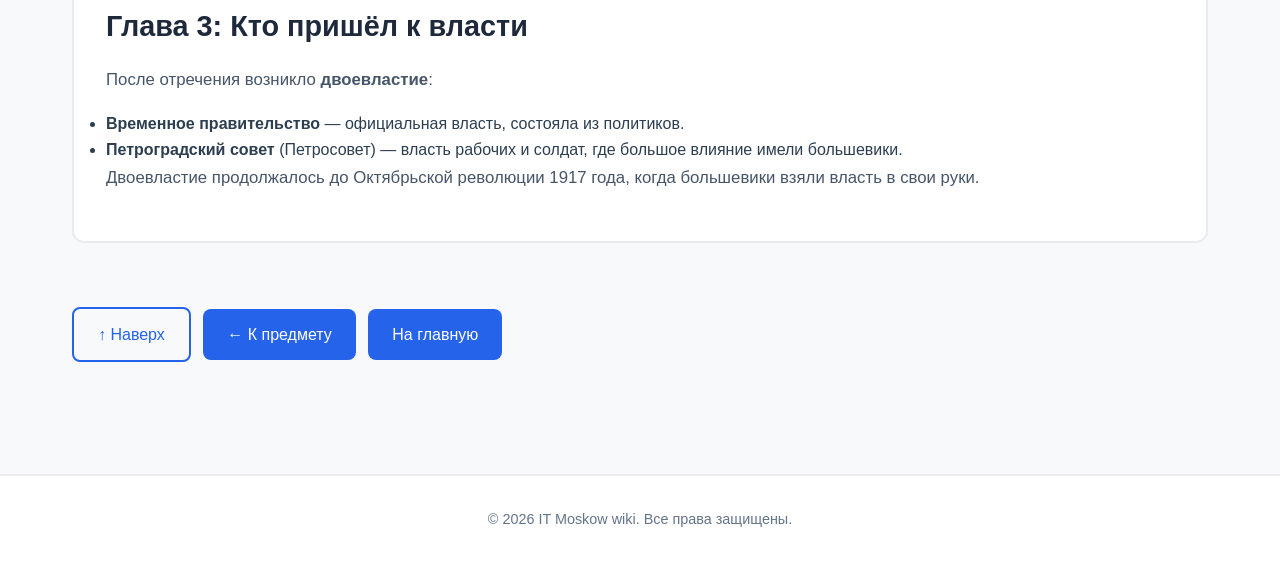
<file: urok-hist-1.html>
<!DOCTYPE html>
<html lang="ru">
<head>
    <meta charset="UTF-8">
    <meta name="viewport" content="width=device-width, initial-scale=1.0">
    <title>Урок 1: Февральская революция - IT Moskow wiki</title>
    <link rel="stylesheet" href="style.css">
</head>
<body id="top">
    <header>
        <div class="header-content">
            <a href="index.html" class="logo">IT Moskow wiki</a>
            <nav>
                <a href="index.html">Главная</a>
            </nav>
        </div>
    </header>

    <div class="container">
        <div class="breadcrumbs">
            <a href="index.html">Главная</a>
            <span>/</span>
            <a href="predmet-history.html">История</a>
            <span>/</span>
            <span>Урок 1: Февральская революция</span>
        </div>

        <h1>Урок 1: Февральская революция</h1>

        <div class="content-section">
            <p>
                <strong>Февральская революция</strong> — события февраля 1917 года, в результате которых
                в России пала монархия. Царь Николай II отрёкся от престола.
            </p>
            <p>
                В этом уроке — кратко о причинах революции, почему царь ушёл с престола и кто пришёл к власти.
            </p>
        </div>

        <div class="toc">
            <h3>Содержание</h3>
            <ul>
                <li><a href="#glava-1">Глава 1: Причины революции</a></li>
                <li><a href="#glava-2">Глава 2: Почему царь отрёкся</a></li>
                <li><a href="#glava-3">Глава 3: Кто пришёл к власти</a></li>
            </ul>
        </div>

        <div class="content-section" id="glava-1">
            <h2>Глава 1: Причины революции</h2>
            <p>
                Главные причины: <strong>некомпетентность власти</strong> и <strong>тяжёлое положение</strong>
                на фронте и в экономике. Шла Первая мировая война — люди голодали, солдаты гибли,
                в городах не хватало хлеба.
            </p>
            <p>
                В феврале 1917 года в Петрограде начались забастовки и хлебные бунты. К рабочим
                присоединились солдаты. Власть потеряла контроль над столицей.
            </p>
        </div>

        <div class="content-section" id="glava-2">
            <h2>Глава 2: Почему царь отрёкся</h2>
            <p>
                Николай II <strong>отрёкся от престола</strong> в марте 1917 года. Причины:
            </p>
            <ul>
                <li>Армия и генералы перестали поддерживать царя.</li>
                <li>Петроград был в руках восставших.</li>
                <li>Думские политики убедили царя, что отречение спасёт страну.</li>
                <li>Сам царь не имел сил и желания бороться за власть.</li>
            </ul>
            <p>
                Так <strong>монархия пала</strong> — в России больше не стало царя.
            </p>
        </div>

        <div class="content-section" id="glava-3">
            <h2>Глава 3: Кто пришёл к власти</h2>
            <p>
                После отречения возникло <strong>двоевластие</strong>:
            </p>
            <ul>
                <li><strong>Временное правительство</strong> — официальная власть, состояла из политиков.</li>
                <li><strong>Петроградский совет</strong> (Петросовет) — власть рабочих и солдат,
                    где большое влияние имели большевики.</li>
            </ul>
            <p>
                Двоевластие продолжалось до Октябрьской революции 1917 года, когда большевики взяли
                власть в свои руки.
            </p>
        </div>

        <a href="#top" class="back-to-top">↑ Наверх</a>
        <a href="predmet-history.html" class="back-link">← К предмету</a>
        <a href="index.html" class="back-link">На главную</a>
    </div>

    <footer>
        <p>&copy; 2026 IT Moskow wiki. Все права защищены.</p>
    </footer>
</body>
</html>
</file>
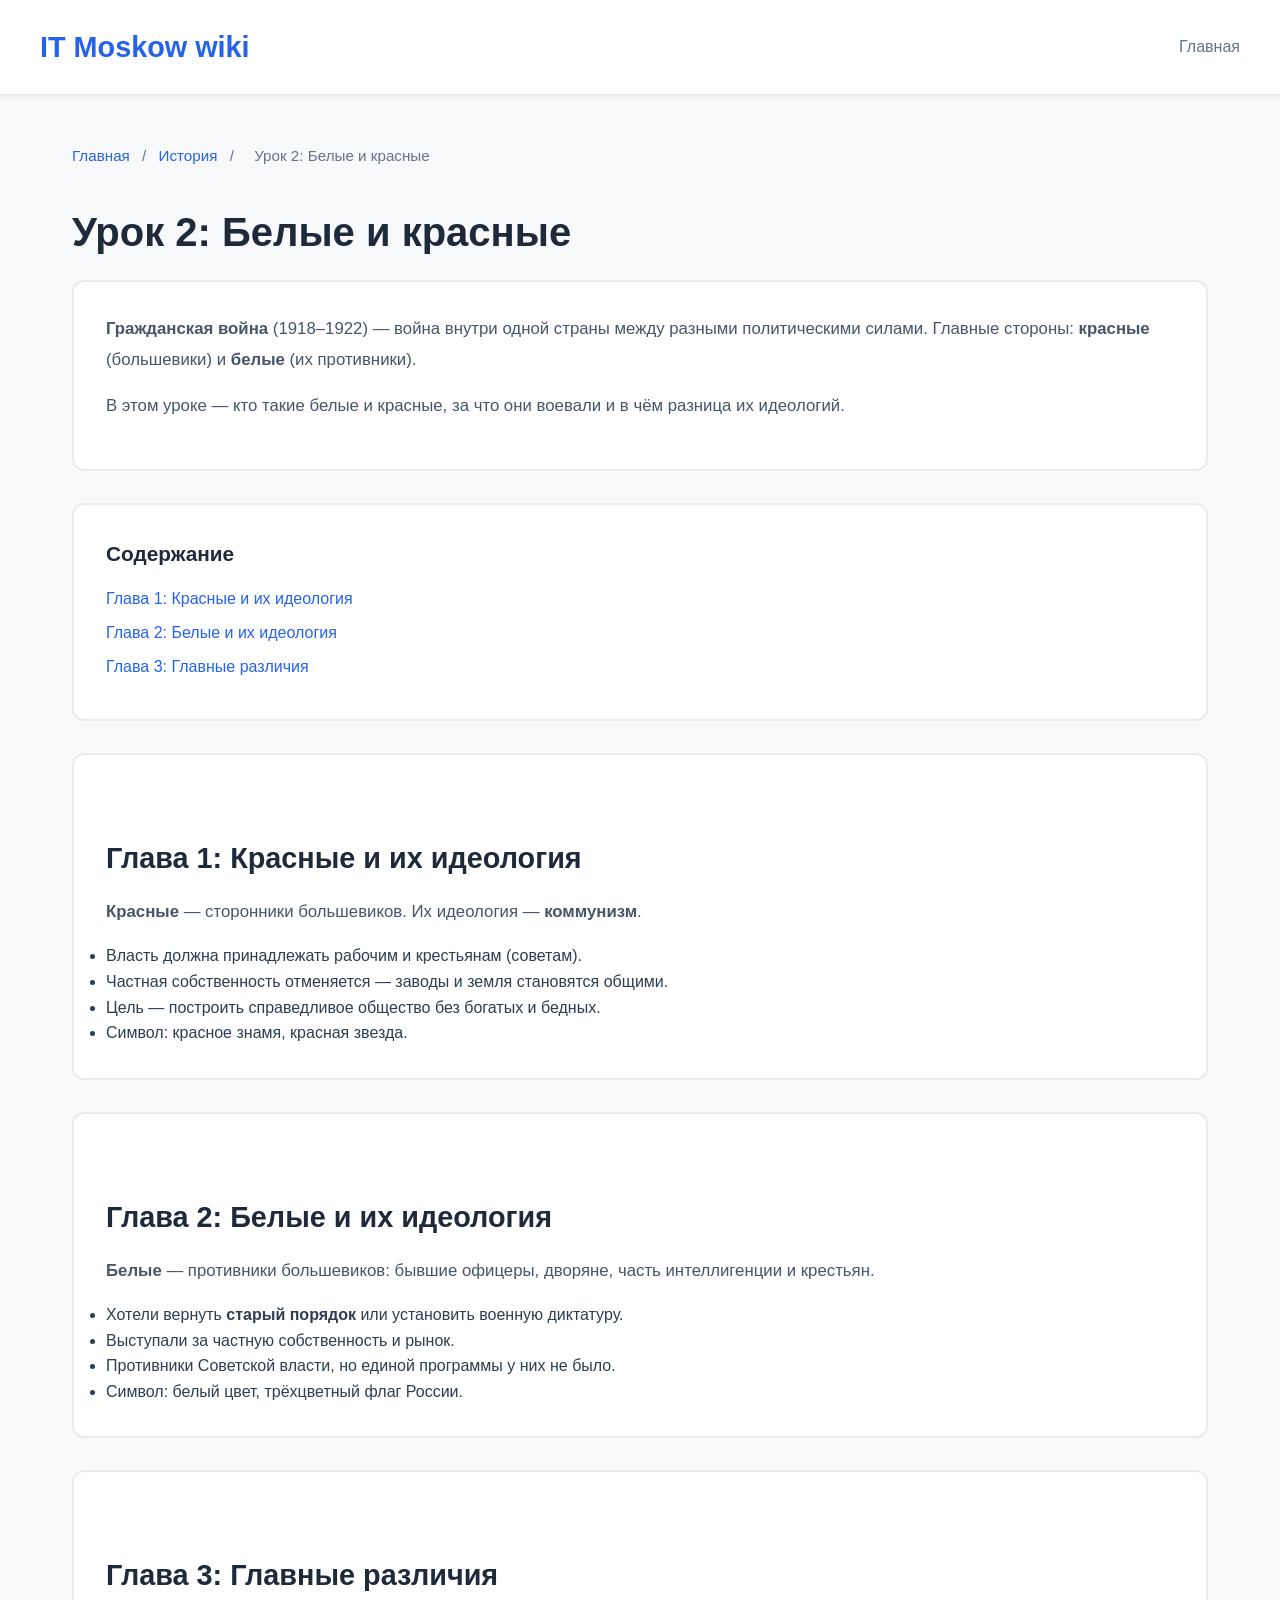
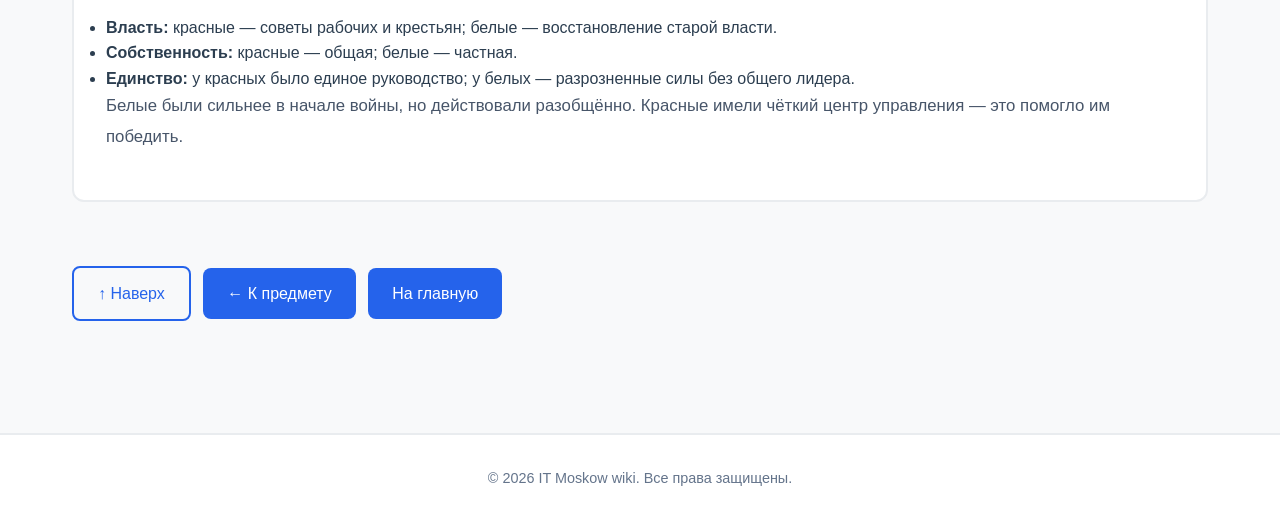
<file: urok-hist-2.html>
<!DOCTYPE html>
<html lang="ru">
<head>
    <meta charset="UTF-8">
    <meta name="viewport" content="width=device-width, initial-scale=1.0">
    <title>Урок 2: Белые и красные - IT Moskow wiki</title>
    <link rel="stylesheet" href="style.css">
</head>
<body id="top">
    <header>
        <div class="header-content">
            <a href="index.html" class="logo">IT Moskow wiki</a>
            <nav>
                <a href="index.html">Главная</a>
            </nav>
        </div>
    </header>

    <div class="container">
        <div class="breadcrumbs">
            <a href="index.html">Главная</a>
            <span>/</span>
            <a href="predmet-history.html">История</a>
            <span>/</span>
            <span>Урок 2: Белые и красные</span>
        </div>

        <h1>Урок 2: Белые и красные</h1>

        <div class="content-section">
            <p>
                <strong>Гражданская война</strong> (1918–1922) — война внутри одной страны между
                разными политическими силами. Главные стороны: <strong>красные</strong> (большевики)
                и <strong>белые</strong> (их противники).
            </p>
            <p>
                В этом уроке — кто такие белые и красные, за что они воевали и в чём разница их идеологий.
            </p>
        </div>

        <div class="toc">
            <h3>Содержание</h3>
            <ul>
                <li><a href="#glava-1">Глава 1: Красные и их идеология</a></li>
                <li><a href="#glava-2">Глава 2: Белые и их идеология</a></li>
                <li><a href="#glava-3">Глава 3: Главные различия</a></li>
            </ul>
        </div>

        <div class="content-section" id="glava-1">
            <h2>Глава 1: Красные и их идеология</h2>
            <p>
                <strong>Красные</strong> — сторонники большевиков. Их идеология — <strong>коммунизм</strong>.
            </p>
            <ul>
                <li>Власть должна принадлежать рабочим и крестьянам (советам).</li>
                <li>Частная собственность отменяется — заводы и земля становятся общими.</li>
                <li>Цель — построить справедливое общество без богатых и бедных.</li>
                <li>Символ: красное знамя, красная звезда.</li>
            </ul>
        </div>

        <div class="content-section" id="glava-2">
            <h2>Глава 2: Белые и их идеология</h2>
            <p>
                <strong>Белые</strong> — противники большевиков: бывшие офицеры, дворяне, часть
                интеллигенции и крестьян.
            </p>
            <ul>
                <li>Хотели вернуть <strong>старый порядок</strong> или установить военную диктатуру.</li>
                <li>Выступали за частную собственность и рынок.</li>
                <li>Противники Советской власти, но единой программы у них не было.</li>
                <li>Символ: белый цвет, трёхцветный флаг России.</li>
            </ul>
        </div>

        <div class="content-section" id="glava-3">
            <h2>Глава 3: Главные различия</h2>
            <ul>
                <li><strong>Власть:</strong> красные — советы рабочих и крестьян; белые — восстановление старой власти.</li>
                <li><strong>Собственность:</strong> красные — общая; белые — частная.</li>
                <li><strong>Единство:</strong> у красных было единое руководство; у белых — разрозненные силы без общего лидера.</li>
            </ul>
            <p>
                Белые были сильнее в начале войны, но действовали разобщённо. Красные имели чёткий центр
                управления — это помогло им победить.
            </p>
        </div>

        <a href="#top" class="back-to-top">↑ Наверх</a>
        <a href="predmet-history.html" class="back-link">← К предмету</a>
        <a href="index.html" class="back-link">На главную</a>
    </div>

    <footer>
        <p>&copy; 2026 IT Moskow wiki. Все права защищены.</p>
    </footer>
</body>
</html>
</file>
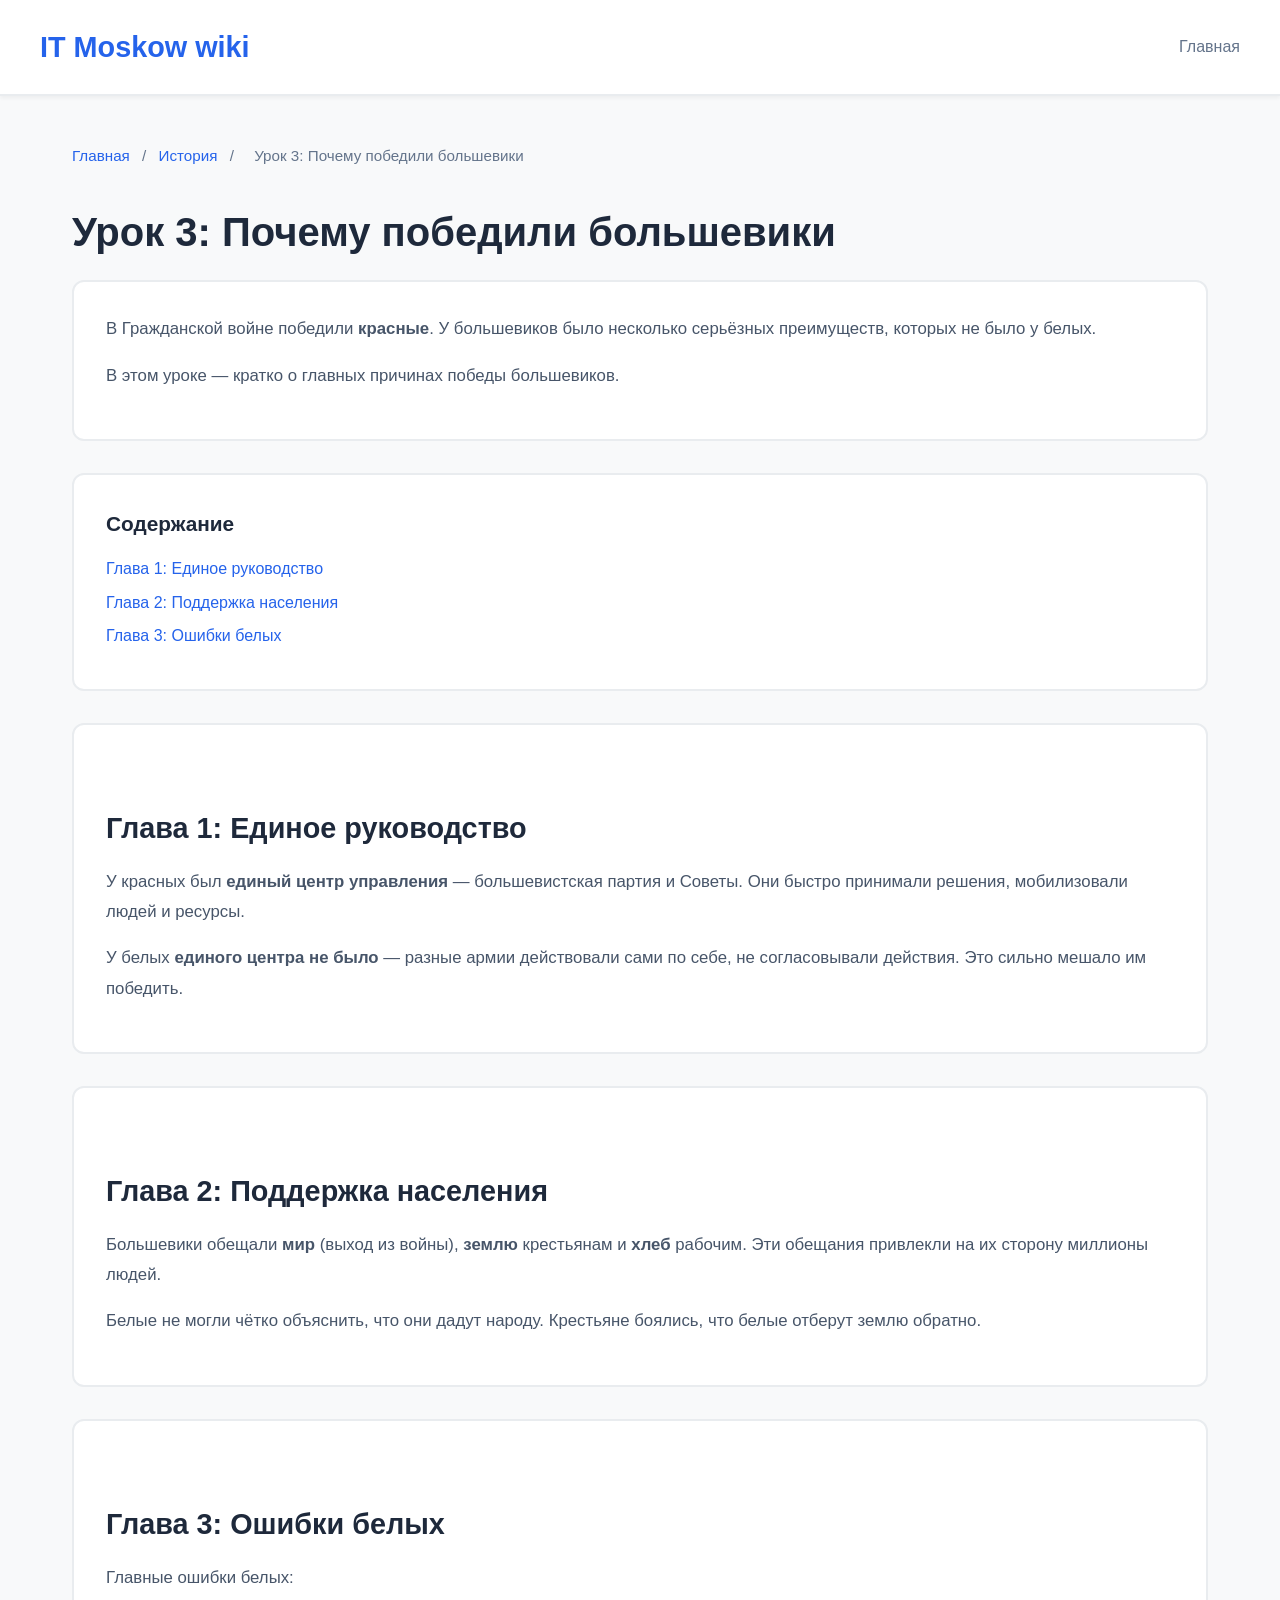
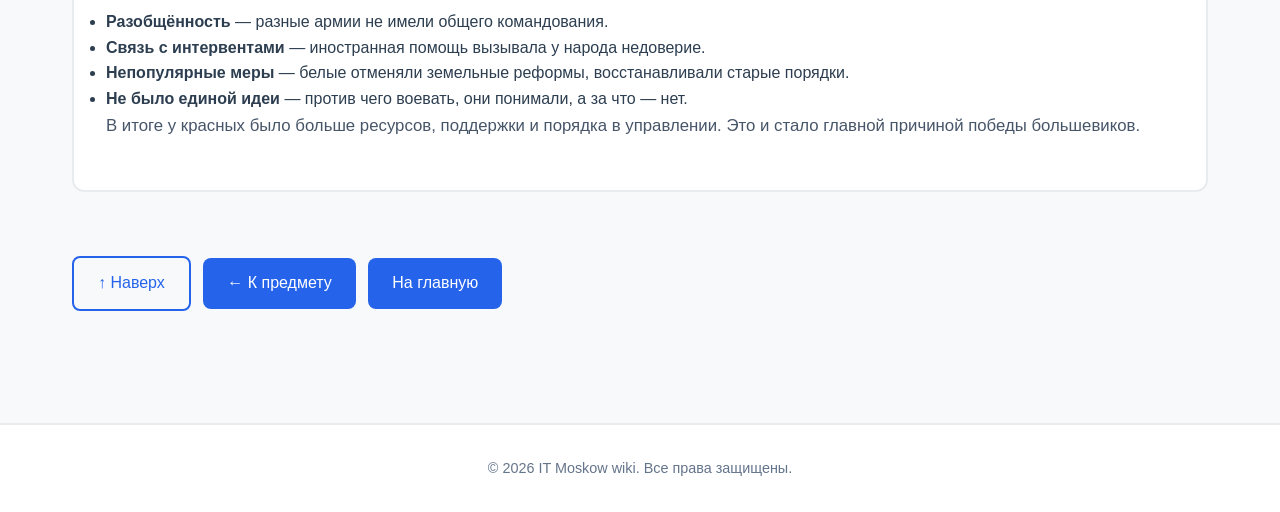
<file: urok-hist-3.html>
<!DOCTYPE html>
<html lang="ru">
<head>
    <meta charset="UTF-8">
    <meta name="viewport" content="width=device-width, initial-scale=1.0">
    <title>Урок 3: Почему победили большевики - IT Moskow wiki</title>
    <link rel="stylesheet" href="style.css">
</head>
<body id="top">
    <header>
        <div class="header-content">
            <a href="index.html" class="logo">IT Moskow wiki</a>
            <nav>
                <a href="index.html">Главная</a>
            </nav>
        </div>
    </header>

    <div class="container">
        <div class="breadcrumbs">
            <a href="index.html">Главная</a>
            <span>/</span>
            <a href="predmet-history.html">История</a>
            <span>/</span>
            <span>Урок 3: Почему победили большевики</span>
        </div>

        <h1>Урок 3: Почему победили большевики</h1>

        <div class="content-section">
            <p>
                В Гражданской войне победили <strong>красные</strong>. У большевиков было несколько
                серьёзных преимуществ, которых не было у белых.
            </p>
            <p>
                В этом уроке — кратко о главных причинах победы большевиков.
            </p>
        </div>

        <div class="toc">
            <h3>Содержание</h3>
            <ul>
                <li><a href="#glava-1">Глава 1: Единое руководство</a></li>
                <li><a href="#glava-2">Глава 2: Поддержка населения</a></li>
                <li><a href="#glava-3">Глава 3: Ошибки белых</a></li>
            </ul>
        </div>

        <div class="content-section" id="glava-1">
            <h2>Глава 1: Единое руководство</h2>
            <p>
                У красных был <strong>единый центр управления</strong> — большевистская партия и Советы.
                Они быстро принимали решения, мобилизовали людей и ресурсы.
            </p>
            <p>
                У белых <strong>единого центра не было</strong> — разные армии действовали сами по себе,
                не согласовывали действия. Это сильно мешало им победить.
            </p>
        </div>

        <div class="content-section" id="glava-2">
            <h2>Глава 2: Поддержка населения</h2>
            <p>
                Большевики обещали <strong>мир</strong> (выход из войны), <strong>землю</strong> крестьянам
                и <strong>хлеб</strong> рабочим. Эти обещания привлекли на их сторону миллионы людей.
            </p>
            <p>
                Белые не могли чётко объяснить, что они дадут народу. Крестьяне боялись, что белые
                отберут землю обратно.
            </p>
        </div>

        <div class="content-section" id="glava-3">
            <h2>Глава 3: Ошибки белых</h2>
            <p>
                Главные ошибки белых:
            </p>
            <ul>
                <li><strong>Разобщённость</strong> — разные армии не имели общего командования.</li>
                <li><strong>Связь с интервентами</strong> — иностранная помощь вызывала у народа недоверие.</li>
                <li><strong>Непопулярные меры</strong> — белые отменяли земельные реформы, восстанавливали
                    старые порядки.</li>
                <li><strong>Не было единой идеи</strong> — против чего воевать, они понимали, а за что — нет.</li>
            </ul>
            <p>
                В итоге у красных было больше ресурсов, поддержки и порядка в управлении. Это и стало
                главной причиной победы большевиков.
            </p>
        </div>

        <a href="#top" class="back-to-top">↑ Наверх</a>
        <a href="predmet-history.html" class="back-link">← К предмету</a>
        <a href="index.html" class="back-link">На главную</a>
    </div>

    <footer>
        <p>&copy; 2026 IT Moskow wiki. Все права защищены.</p>
    </footer>
</body>
</html>
</file>
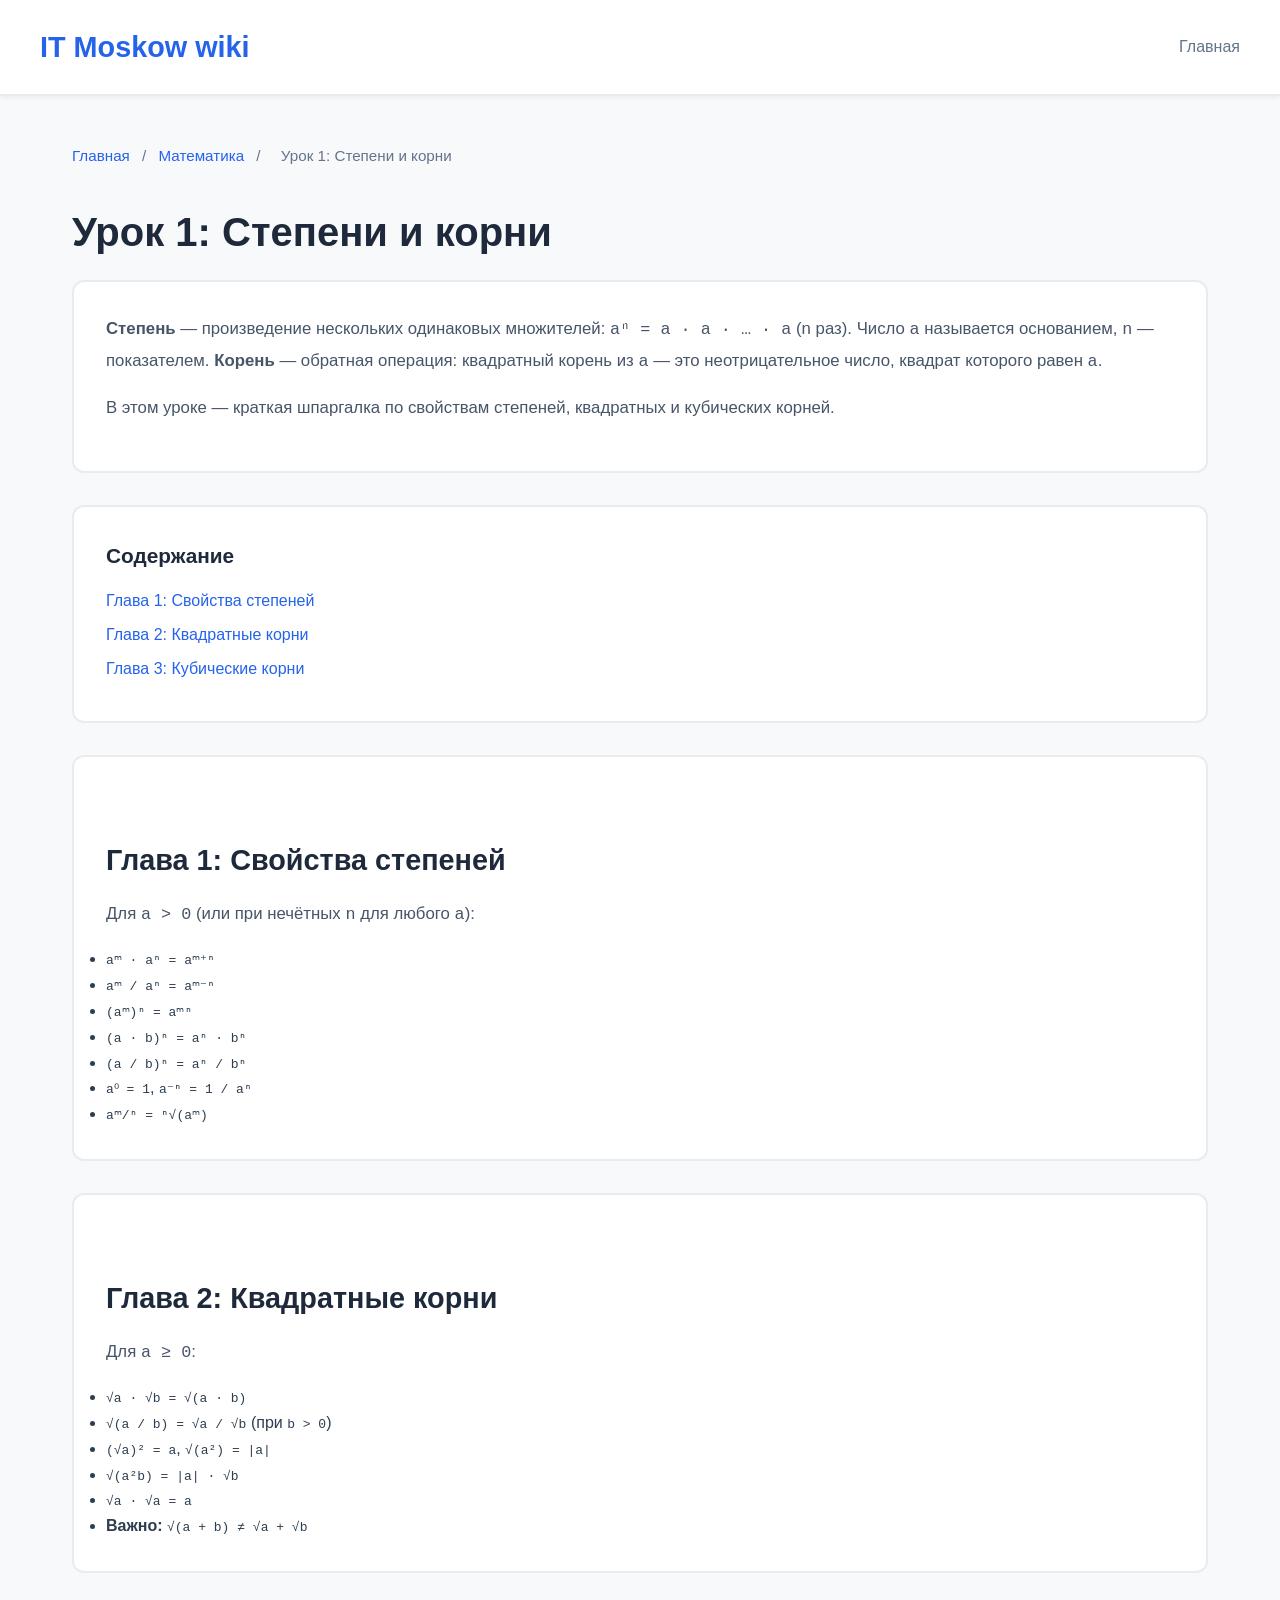
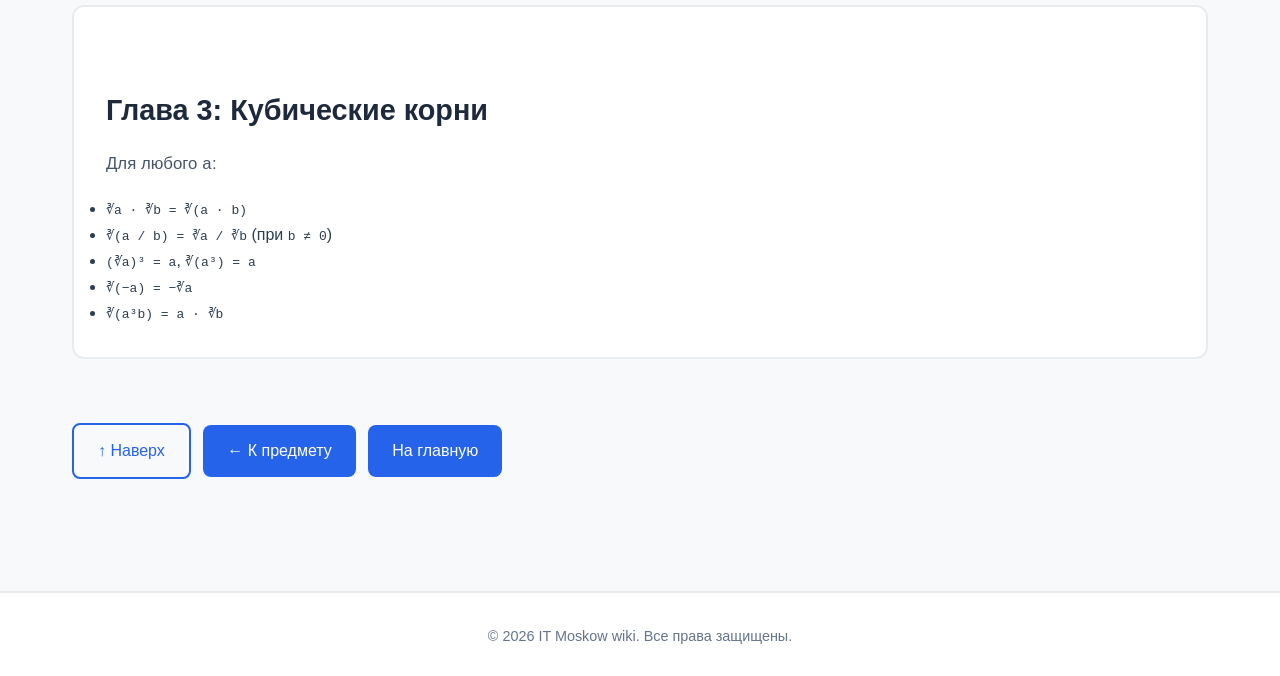
<file: urok-math-1.html>
<!DOCTYPE html>
<html lang="ru">
<head>
    <meta charset="UTF-8">
    <meta name="viewport" content="width=device-width, initial-scale=1.0">
    <title>Урок 1: Степени и корни - IT Moskow wiki</title>
    <link rel="stylesheet" href="style.css">
</head>
<body id="top">
    <header>
        <div class="header-content">
            <a href="index.html" class="logo">IT Moskow wiki</a>
            <nav>
                <a href="index.html">Главная</a>
            </nav>
        </div>
    </header>

    <div class="container">
        <div class="breadcrumbs">
            <a href="index.html">Главная</a>
            <span>/</span>
            <a href="predmet-math.html">Математика</a>
            <span>/</span>
            <span>Урок 1: Степени и корни</span>
        </div>

        <h1>Урок 1: Степени и корни</h1>

        <div class="content-section">
            <p>
                <strong>Степень</strong> — произведение нескольких одинаковых множителей:
                <code>aⁿ = a · a · … · a</code> (n раз). Число <code>a</code> называется основанием,
                <code>n</code> — показателем. <strong>Корень</strong> — обратная операция: квадратный корень
                из <code>a</code> — это неотрицательное число, квадрат которого равен <code>a</code>.
            </p>
            <p>
                В этом уроке — краткая шпаргалка по свойствам степеней, квадратных и кубических корней.
            </p>
        </div>

        <div class="toc">
            <h3>Содержание</h3>
            <ul>
                <li><a href="#glava-1">Глава 1: Свойства степеней</a></li>
                <li><a href="#glava-2">Глава 2: Квадратные корни</a></li>
                <li><a href="#glava-3">Глава 3: Кубические корни</a></li>
            </ul>
        </div>

        <div class="content-section" id="glava-1">
            <h2>Глава 1: Свойства степеней</h2>
            <p>Для <code>a &gt; 0</code> (или при нечётных <code>n</code> для любого <code>a</code>):</p>
            <ul>
                <li><code>aᵐ · aⁿ = aᵐ⁺ⁿ</code></li>
                <li><code>aᵐ / aⁿ = aᵐ⁻ⁿ</code></li>
                <li><code>(aᵐ)ⁿ = aᵐⁿ</code></li>
                <li><code>(a · b)ⁿ = aⁿ · bⁿ</code></li>
                <li><code>(a / b)ⁿ = aⁿ / bⁿ</code></li>
                <li><code>a⁰ = 1</code>, <code>a⁻ⁿ = 1 / aⁿ</code></li>
                <li><code>aᵐ/ⁿ = ⁿ√(aᵐ)</code></li>
            </ul>
        </div>

        <div class="content-section" id="glava-2">
            <h2>Глава 2: Квадратные корни</h2>
            <p>Для <code>a ≥ 0</code>:</p>
            <ul>
                <li><code>√a · √b = √(a · b)</code></li>
                <li><code>√(a / b) = √a / √b</code> (при <code>b &gt; 0</code>)</li>
                <li><code>(√a)² = a</code>, <code>√(a²) = |a|</code></li>
                <li><code>√(a²b) = |a| · √b</code></li>
                <li><code>√a · √a = a</code></li>
                <li><strong>Важно:</strong> <code>√(a + b) ≠ √a + √b</code></li>
            </ul>
        </div>

        <div class="content-section" id="glava-3">
            <h2>Глава 3: Кубические корни</h2>
            <p>Для любого <code>a</code>:</p>
            <ul>
                <li><code>∛a · ∛b = ∛(a · b)</code></li>
                <li><code>∛(a / b) = ∛a / ∛b</code> (при <code>b ≠ 0</code>)</li>
                <li><code>(∛a)³ = a</code>, <code>∛(a³) = a</code></li>
                <li><code>∛(−a) = −∛a</code></li>
                <li><code>∛(a³b) = a · ∛b</code></li>
            </ul>
        </div>

        <a href="#top" class="back-to-top">↑ Наверх</a>
        <a href="predmet-math.html" class="back-link">← К предмету</a>
        <a href="index.html" class="back-link">На главную</a>
    </div>

    <footer>
        <p>&copy; 2026 IT Moskow wiki. Все права защищены.</p>
    </footer>
</body>
</html>
</file>
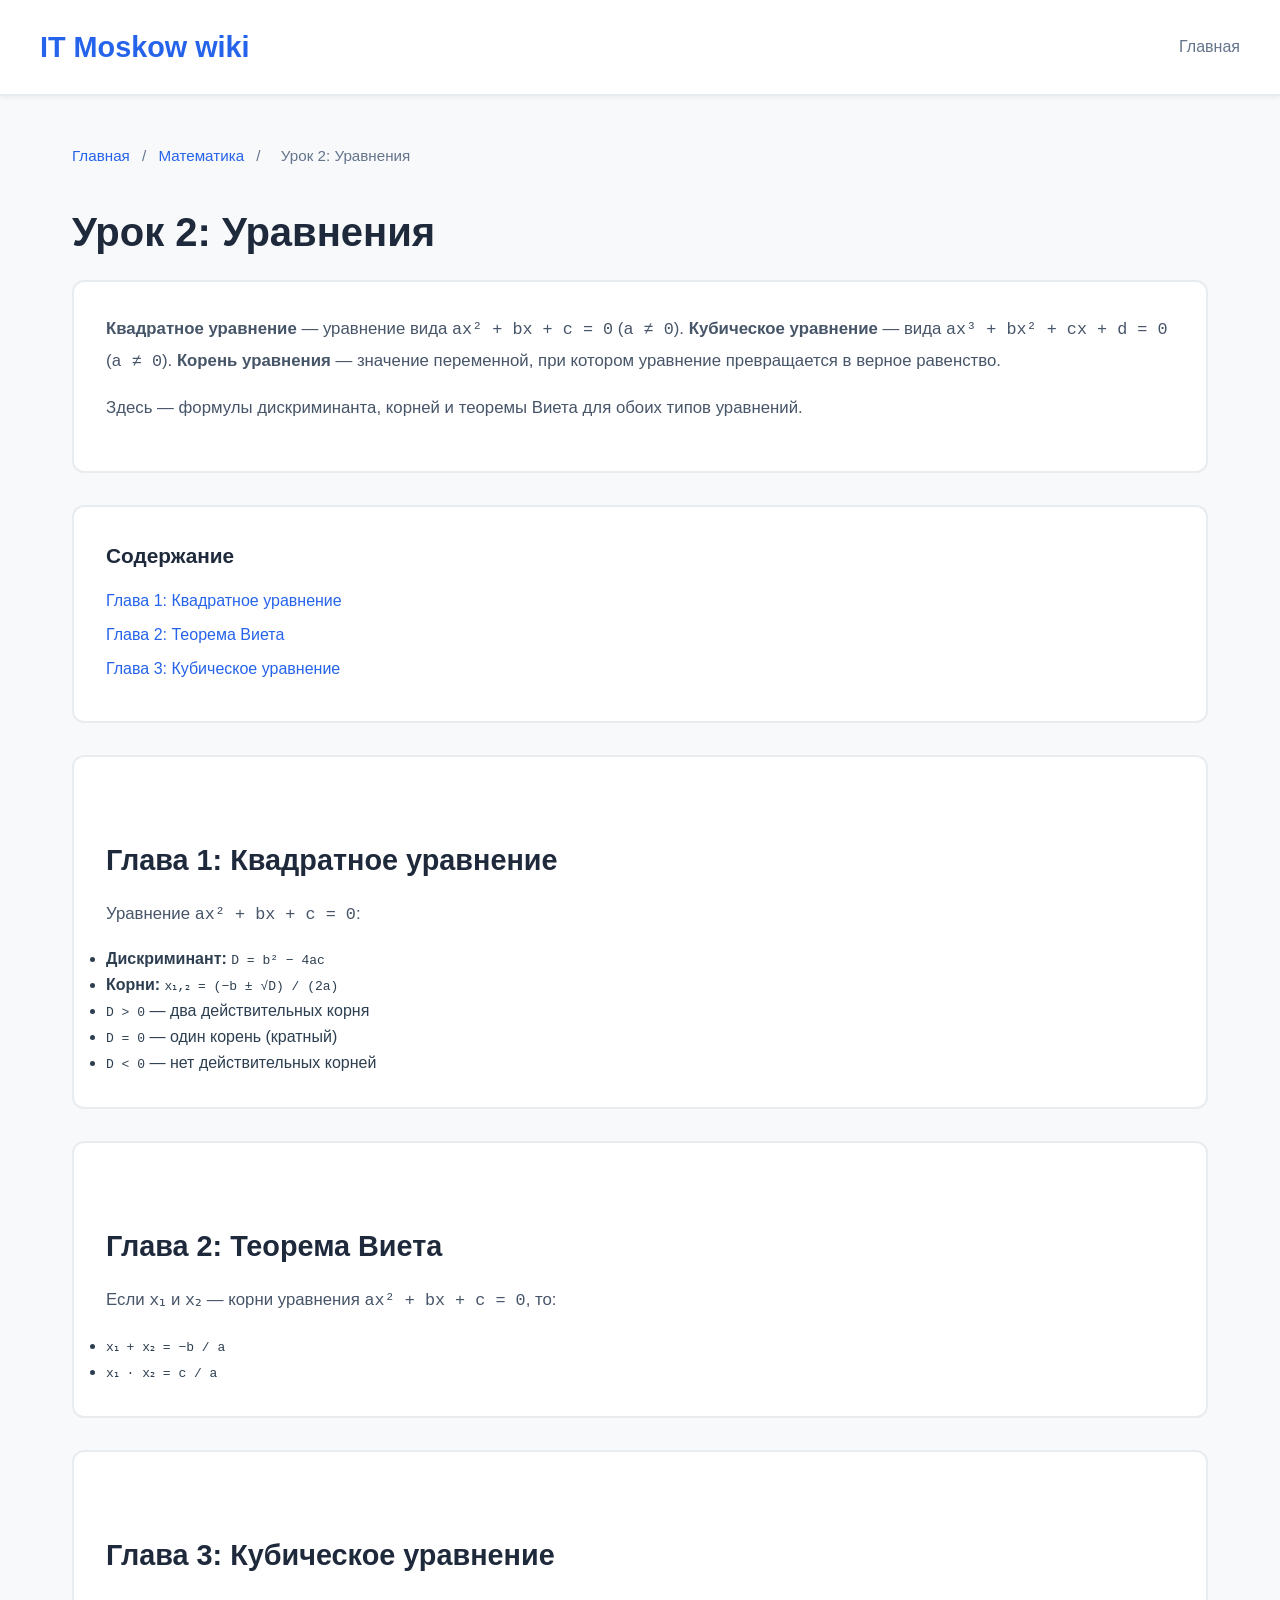
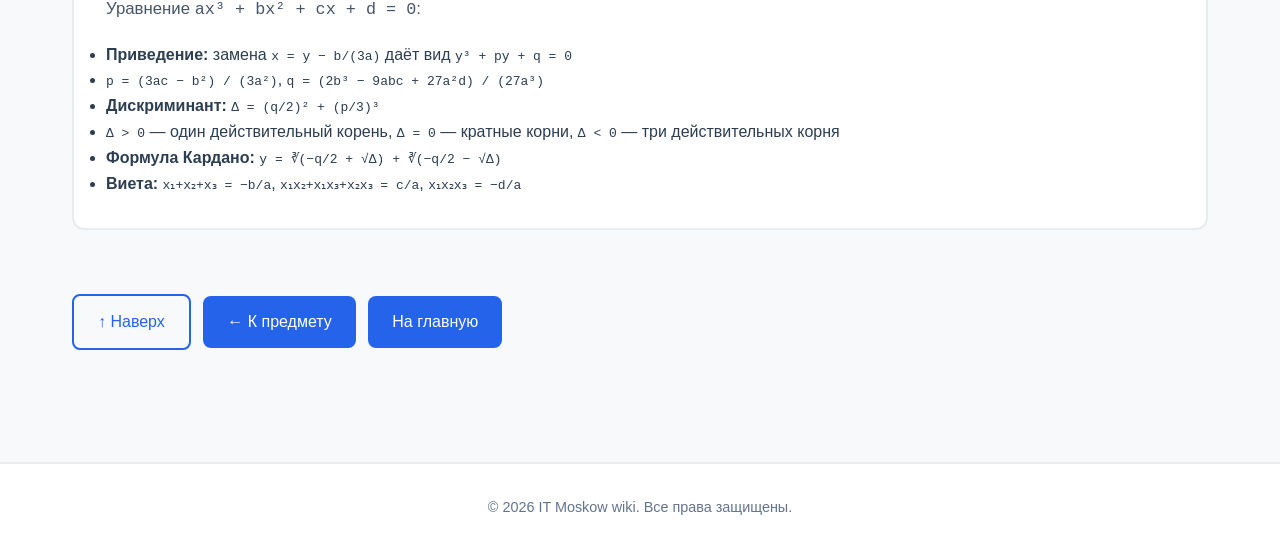
<file: urok-math-2.html>
<!DOCTYPE html>
<html lang="ru">
<head>
    <meta charset="UTF-8">
    <meta name="viewport" content="width=device-width, initial-scale=1.0">
    <title>Урок 2: Уравнения - IT Moskow wiki</title>
    <link rel="stylesheet" href="style.css">
</head>
<body id="top">
    <header>
        <div class="header-content">
            <a href="index.html" class="logo">IT Moskow wiki</a>
            <nav>
                <a href="index.html">Главная</a>
            </nav>
        </div>
    </header>

    <div class="container">
        <div class="breadcrumbs">
            <a href="index.html">Главная</a>
            <span>/</span>
            <a href="predmet-math.html">Математика</a>
            <span>/</span>
            <span>Урок 2: Уравнения</span>
        </div>

        <h1>Урок 2: Уравнения</h1>

        <div class="content-section">
            <p>
                <strong>Квадратное уравнение</strong> — уравнение вида <code>ax² + bx + c = 0</code>
                (<code>a ≠ 0</code>). <strong>Кубическое уравнение</strong> — вида
                <code>ax³ + bx² + cx + d = 0</code> (<code>a ≠ 0</code>).
                <strong>Корень уравнения</strong> — значение переменной, при котором уравнение
                превращается в верное равенство.
            </p>
            <p>
                Здесь — формулы дискриминанта, корней и теоремы Виета для обоих типов уравнений.
            </p>
        </div>

        <div class="toc">
            <h3>Содержание</h3>
            <ul>
                <li><a href="#glava-1">Глава 1: Квадратное уравнение</a></li>
                <li><a href="#glava-2">Глава 2: Теорема Виета</a></li>
                <li><a href="#glava-3">Глава 3: Кубическое уравнение</a></li>
            </ul>
        </div>

        <div class="content-section" id="glava-1">
            <h2>Глава 1: Квадратное уравнение</h2>
            <p>Уравнение <code>ax² + bx + c = 0</code>:</p>
            <ul>
                <li><strong>Дискриминант:</strong> <code>D = b² − 4ac</code></li>
                <li><strong>Корни:</strong> <code>x₁,₂ = (−b ± √D) / (2a)</code></li>
                <li><code>D &gt; 0</code> — два действительных корня</li>
                <li><code>D = 0</code> — один корень (кратный)</li>
                <li><code>D &lt; 0</code> — нет действительных корней</li>
            </ul>
        </div>

        <div class="content-section" id="glava-2">
            <h2>Глава 2: Теорема Виета</h2>
            <p>Если <code>x₁</code> и <code>x₂</code> — корни уравнения <code>ax² + bx + c = 0</code>, то:</p>
            <ul>
                <li><code>x₁ + x₂ = −b / a</code></li>
                <li><code>x₁ · x₂ = c / a</code></li>
            </ul>
        </div>

        <div class="content-section" id="glava-3">
            <h2>Глава 3: Кубическое уравнение</h2>
            <p>Уравнение <code>ax³ + bx² + cx + d = 0</code>:</p>
            <ul>
                <li><strong>Приведение:</strong> замена <code>x = y − b/(3a)</code> даёт вид <code>y³ + py + q = 0</code></li>
                <li><code>p = (3ac − b²) / (3a²)</code>, <code>q = (2b³ − 9abc + 27a²d) / (27a³)</code></li>
                <li><strong>Дискриминант:</strong> <code>Δ = (q/2)² + (p/3)³</code></li>
                <li><code>Δ &gt; 0</code> — один действительный корень, <code>Δ = 0</code> — кратные корни, <code>Δ &lt; 0</code> — три действительных корня</li>
                <li><strong>Формула Кардано:</strong> <code>y = ∛(−q/2 + √Δ) + ∛(−q/2 − √Δ)</code></li>
                <li><strong>Виета:</strong> <code>x₁+x₂+x₃ = −b/a</code>, <code>x₁x₂+x₁x₃+x₂x₃ = c/a</code>, <code>x₁x₂x₃ = −d/a</code></li>
            </ul>
        </div>

        <a href="#top" class="back-to-top">↑ Наверх</a>
        <a href="predmet-math.html" class="back-link">← К предмету</a>
        <a href="index.html" class="back-link">На главную</a>
    </div>

    <footer>
        <p>&copy; 2026 IT Moskow wiki. Все права защищены.</p>
    </footer>
</body>
</html>
</file>
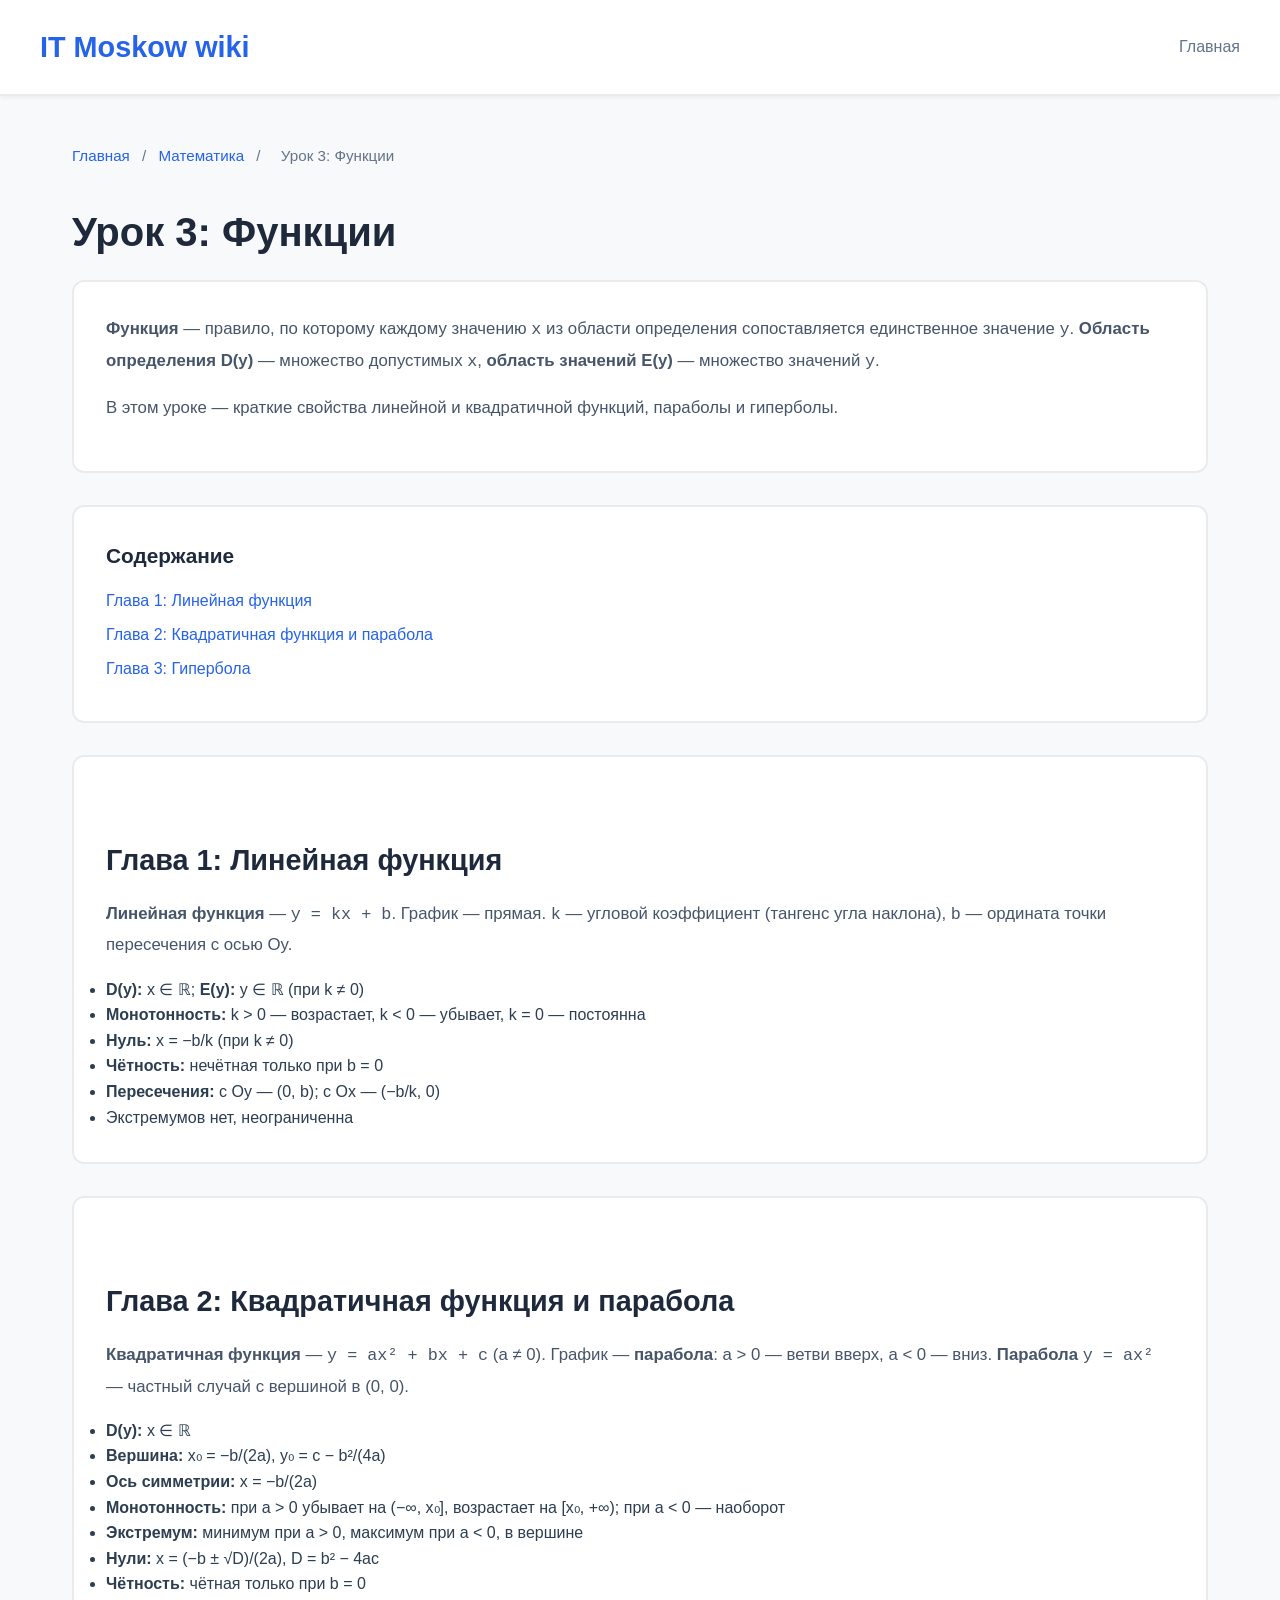
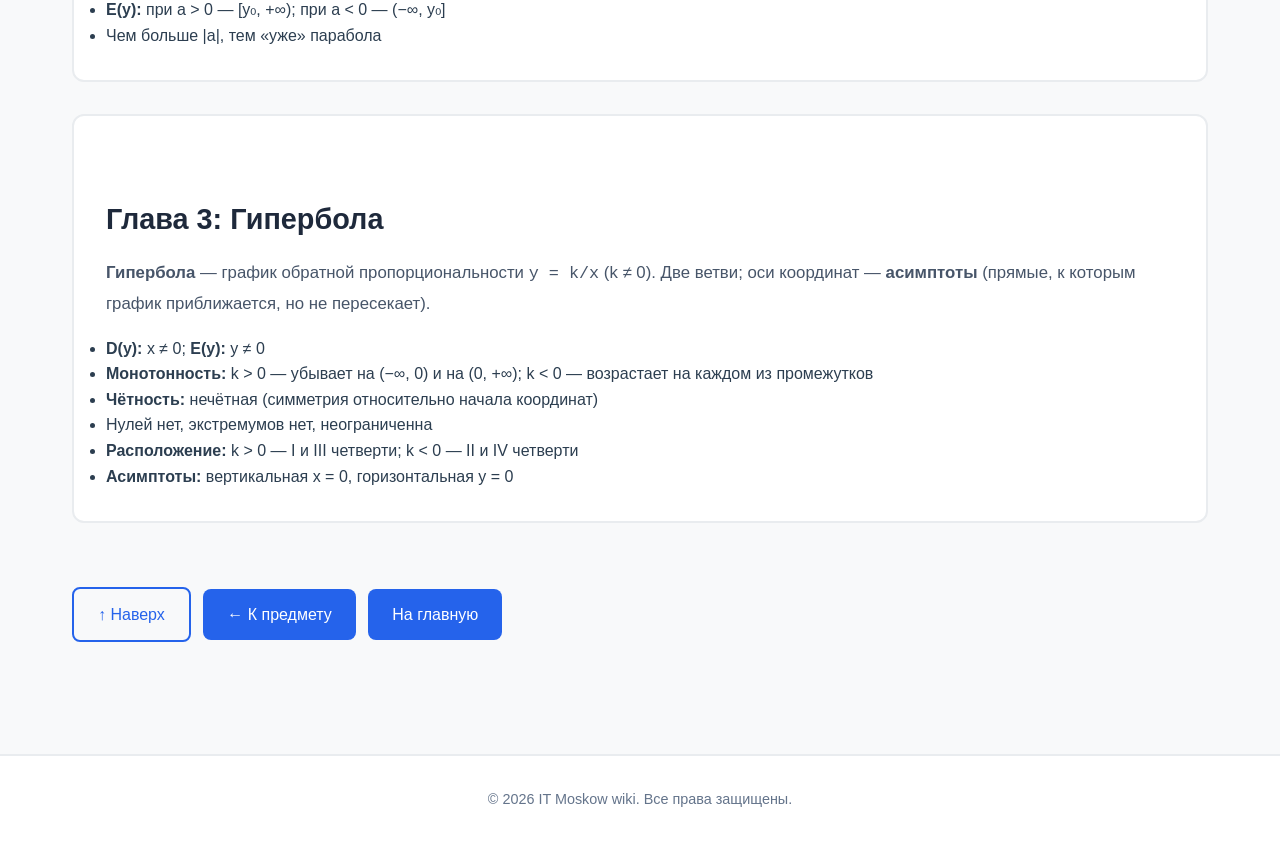
<file: urok-math-3.html>
<!DOCTYPE html>
<html lang="ru">
<head>
    <meta charset="UTF-8">
    <meta name="viewport" content="width=device-width, initial-scale=1.0">
    <title>Урок 3: Функции - IT Moskow wiki</title>
    <link rel="stylesheet" href="style.css">
</head>
<body id="top">
    <header>
        <div class="header-content">
            <a href="index.html" class="logo">IT Moskow wiki</a>
            <nav>
                <a href="index.html">Главная</a>
            </nav>
        </div>
    </header>

    <div class="container">
        <div class="breadcrumbs">
            <a href="index.html">Главная</a>
            <span>/</span>
            <a href="predmet-math.html">Математика</a>
            <span>/</span>
            <span>Урок 3: Функции</span>
        </div>

        <h1>Урок 3: Функции</h1>

        <div class="content-section">
            <p>
                <strong>Функция</strong> — правило, по которому каждому значению <code>x</code> из области
                определения сопоставляется единственное значение <code>y</code>.
                <strong>Область определения D(y)</strong> — множество допустимых <code>x</code>,
                <strong>область значений E(y)</strong> — множество значений <code>y</code>.
            </p>
            <p>
                В этом уроке — краткие свойства линейной и квадратичной функций, параболы и гиперболы.
            </p>
        </div>

        <div class="toc">
            <h3>Содержание</h3>
            <ul>
                <li><a href="#glava-1">Глава 1: Линейная функция</a></li>
                <li><a href="#glava-2">Глава 2: Квадратичная функция и парабола</a></li>
                <li><a href="#glava-3">Глава 3: Гипербола</a></li>
            </ul>
        </div>

        <div class="content-section" id="glava-1">
            <h2>Глава 1: Линейная функция</h2>
            <p><strong>Линейная функция</strong> — <code>y = kx + b</code>. График — прямая.
                <code>k</code> — угловой коэффициент (тангенс угла наклона), <code>b</code> — ордината
                точки пересечения с осью Oy.</p>
            <ul>
                <li><strong>D(y):</strong> x ∈ ℝ; <strong>E(y):</strong> y ∈ ℝ (при k ≠ 0)</li>
                <li><strong>Монотонность:</strong> k &gt; 0 — возрастает, k &lt; 0 — убывает, k = 0 — постоянна</li>
                <li><strong>Нуль:</strong> x = −b/k (при k ≠ 0)</li>
                <li><strong>Чётность:</strong> нечётная только при b = 0</li>
                <li><strong>Пересечения:</strong> с Oy — (0, b); с Ox — (−b/k, 0)</li>
                <li>Экстремумов нет, неограниченна</li>
            </ul>
        </div>

        <div class="content-section" id="glava-2">
            <h2>Глава 2: Квадратичная функция и парабола</h2>
            <p><strong>Квадратичная функция</strong> — <code>y = ax² + bx + c</code> (a ≠ 0).
                График — <strong>парабола</strong>: a &gt; 0 — ветви вверх, a &lt; 0 — вниз.
                <strong>Парабола</strong> <code>y = ax²</code> — частный случай с вершиной в (0, 0).</p>
            <ul>
                <li><strong>D(y):</strong> x ∈ ℝ</li>
                <li><strong>Вершина:</strong> x₀ = −b/(2a), y₀ = c − b²/(4a)</li>
                <li><strong>Ось симметрии:</strong> x = −b/(2a)</li>
                <li><strong>Монотонность:</strong> при a &gt; 0 убывает на (−∞, x₀], возрастает на [x₀, +∞); при a &lt; 0 — наоборот</li>
                <li><strong>Экстремум:</strong> минимум при a &gt; 0, максимум при a &lt; 0, в вершине</li>
                <li><strong>Нули:</strong> x = (−b ± √D)/(2a), D = b² − 4ac</li>
                <li><strong>Чётность:</strong> чётная только при b = 0</li>
                <li><strong>E(y):</strong> при a &gt; 0 — [y₀, +∞); при a &lt; 0 — (−∞, y₀]</li>
                <li>Чем больше |a|, тем «уже» парабола</li>
            </ul>
        </div>

        <div class="content-section" id="glava-3">
            <h2>Глава 3: Гипербола</h2>
            <p><strong>Гипербола</strong> — график обратной пропорциональности <code>y = k/x</code> (k ≠ 0).
                Две ветви; оси координат — <strong>асимптоты</strong> (прямые, к которым график
                приближается, но не пересекает).</p>
            <ul>
                <li><strong>D(y):</strong> x ≠ 0; <strong>E(y):</strong> y ≠ 0</li>
                <li><strong>Монотонность:</strong> k &gt; 0 — убывает на (−∞, 0) и на (0, +∞); k &lt; 0 — возрастает на каждом из промежутков</li>
                <li><strong>Чётность:</strong> нечётная (симметрия относительно начала координат)</li>
                <li>Нулей нет, экстремумов нет, неограниченна</li>
                <li><strong>Расположение:</strong> k &gt; 0 — I и III четверти; k &lt; 0 — II и IV четверти</li>
                <li><strong>Асимптоты:</strong> вертикальная x = 0, горизонтальная y = 0</li>
            </ul>
        </div>

        <a href="#top" class="back-to-top">↑ Наверх</a>
        <a href="predmet-math.html" class="back-link">← К предмету</a>
        <a href="index.html" class="back-link">На главную</a>
    </div>

    <footer>
        <p>&copy; 2026 IT Moskow wiki. Все права защищены.</p>
    </footer>
</body>
</html>
</file>
<file: style.css>
* {
    margin: 0;
    padding: 0;
    box-sizing: border-box;
}

body {
    font-family: -apple-system, BlinkMacSystemFont, 'Segoe UI', Roboto, 'Helvetica Neue', Arial, sans-serif;
    background-color: #f8f9fa;
    color: #2c3e50;
    line-height: 1.6;
}

header {
    background-color: #ffffff;
    border-bottom: 2px solid #e9ecef;
    padding: 1.5rem 2rem;
    box-shadow: 0 2px 4px rgba(0, 0, 0, 0.05);
}

.header-content {
    max-width: 1200px;
    margin: 0 auto;
    display: flex;
    justify-content: space-between;
    align-items: center;
}

.logo {
    font-size: 1.8rem;
    font-weight: 700;
    color: #2563eb;
    text-decoration: none;
}

nav a {
    color: #64748b;
    text-decoration: none;
    margin-left: 2rem;
    font-size: 1rem;
    transition: color 0.2s;
}

nav a:hover {
    color: #2563eb;
}

.container {
    max-width: 1200px;
    margin: 0 auto;
    padding: 3rem 2rem;
}

.breadcrumbs {
    margin-bottom: 2rem;
    font-size: 0.95rem;
    color: #64748b;
}

.breadcrumbs a {
    color: #2563eb;
    text-decoration: none;
}

.breadcrumbs a:hover {
    text-decoration: underline;
}

.breadcrumbs span {
    margin: 0 0.5rem;
}

h1 {
    font-size: 2.5rem;
    font-weight: 700;
    margin-bottom: 1rem;
    color: #1e293b;
}

h2 {
    font-size: 1.8rem;
    font-weight: 600;
    margin-top: 3rem;
    margin-bottom: 1rem;
    color: #1e293b;
    padding-top: 1rem;
    border-top: 2px solid #e9ecef;
}

h2:first-of-type {
    border-top: none;
    margin-top: 2rem;
}

.description {
    font-size: 1.1rem;
    color: #64748b;
    margin-bottom: 3rem;
    max-width: 800px;
}

.cards-grid {
    display: grid;
    grid-template-columns: repeat(auto-fill, minmax(280px, 1fr));
    gap: 1.5rem;
    margin-top: 2rem;
}

.card {
    background-color: #ffffff;
    border: 2px solid #e9ecef;
    border-radius: 12px;
    padding: 2rem;
    text-decoration: none;
    color: #1e293b;
    transition: all 0.2s;
    display: block;
}

.card:hover {
    border-color: #2563eb;
    box-shadow: 0 4px 12px rgba(37, 99, 235, 0.1);
    transform: translateY(-2px);
}

.card h3 {
    font-size: 1.3rem;
    font-weight: 600;
    margin-bottom: 0.5rem;
    color: #2563eb;
}

.card p {
    color: #64748b;
    font-size: 0.95rem;
}

.toc {
    background-color: #ffffff;
    border: 2px solid #e9ecef;
    border-radius: 12px;
    padding: 2rem;
    margin: 2rem 0;
}

.toc h3 {
    font-size: 1.3rem;
    margin-bottom: 1rem;
    color: #1e293b;
}

.toc ul {
    list-style: none;
    padding-left: 0;
}

.toc li {
    margin-bottom: 0.5rem;
}

.toc a {
    color: #2563eb;
    text-decoration: none;
    font-size: 1rem;
}

.toc a:hover {
    text-decoration: underline;
}

.content-section {
    background-color: #ffffff;
    border-radius: 12px;
    padding: 2rem;
    margin-bottom: 2rem;
    border: 2px solid #e9ecef;
    scroll-margin-top: 1.5rem;
}

.content-section p {
    margin-bottom: 1rem;
    color: #475569;
    font-size: 1.05rem;
    line-height: 1.8;
}

.back-link {
    display: inline-block;
    margin-top: 2rem;
    margin-right: 0.5rem;
    padding: 0.8rem 1.5rem;
    background-color: #2563eb;
    color: #ffffff;
    text-decoration: none;
    border-radius: 8px;
    font-weight: 500;
    transition: background-color 0.2s;
}

.back-link:hover {
    background-color: #1d4ed8;
}

.back-to-top {
    display: inline-block;
    margin-top: 2rem;
    margin-right: 0.5rem;
    padding: 0.8rem 1.5rem;
    color: #2563eb;
    text-decoration: none;
    font-weight: 500;
    border: 2px solid #2563eb;
    border-radius: 8px;
    transition: background-color 0.2s, color 0.2s;
}

.back-to-top:hover {
    background-color: #2563eb;
    color: #ffffff;
}

footer {
    background-color: #ffffff;
    border-top: 2px solid #e9ecef;
    padding: 2rem;
    margin-top: 4rem;
    text-align: center;
    color: #64748b;
    font-size: 0.9rem;
}
</file>
